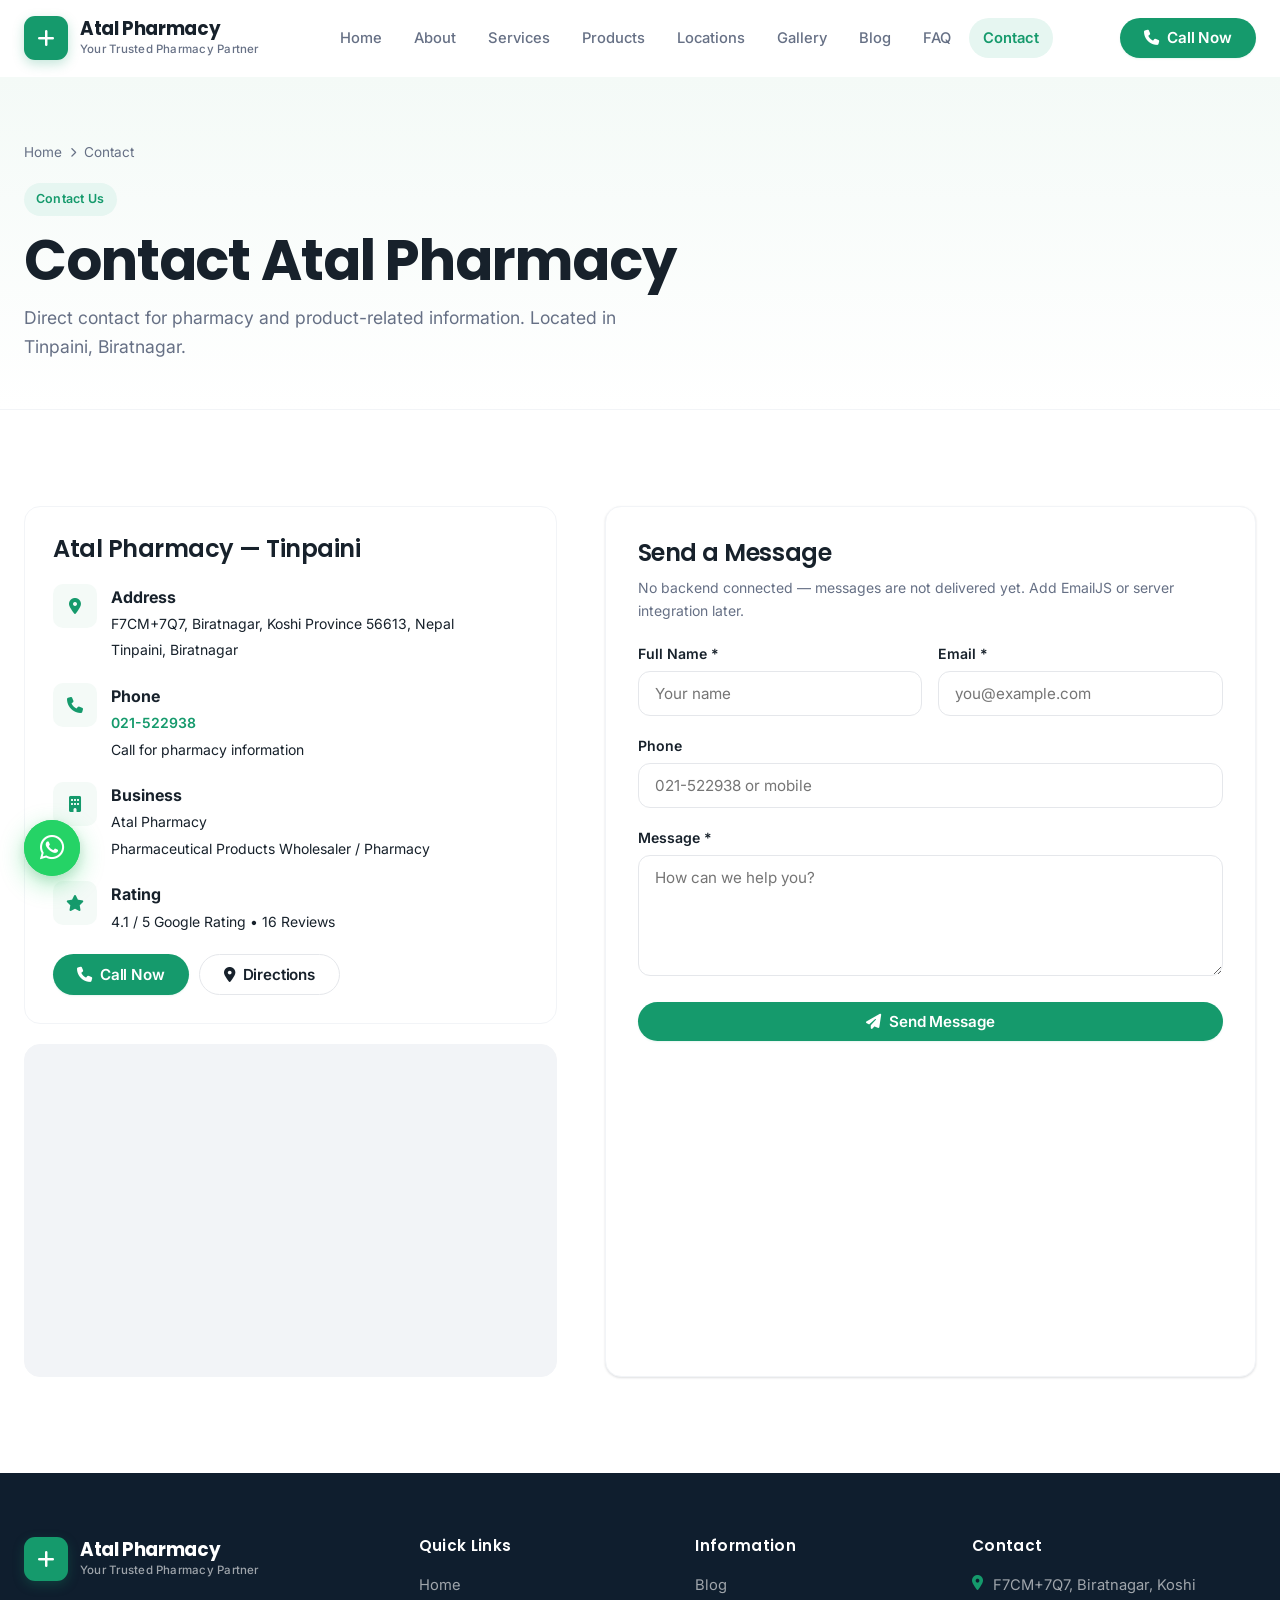
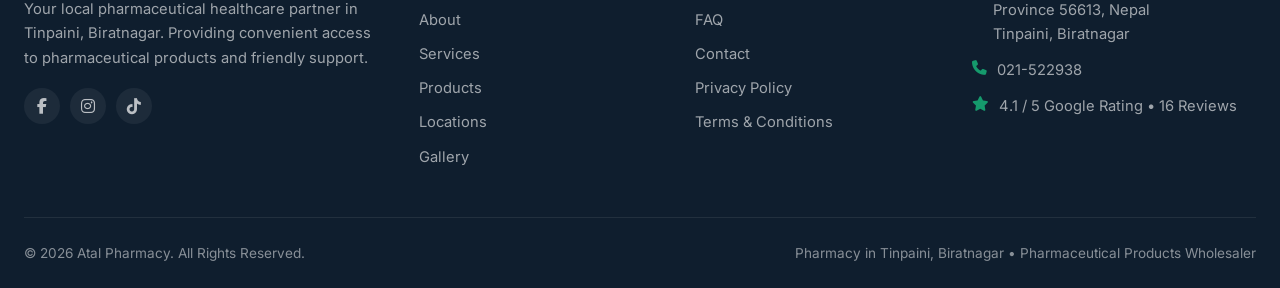
<file: contact.html>
<!DOCTYPE html>
<html lang="en">
<head>
    <meta charset="UTF-8">
    <meta name="viewport" content="width=device-width, initial-scale=1.0">
    <link rel="preconnect" href="https://fonts.googleapis.com">
    <link rel="preconnect" href="https://fonts.gstatic.com" crossorigin>
    <link href="https://fonts.googleapis.com/css2?family=Inter:wght@400;500;600&family=Poppins:wght@600;700&display=swap" rel="stylesheet">
    <link rel="stylesheet" href="https://cdnjs.cloudflare.com/ajax/libs/font-awesome/6.5.2/css/all.min.css">
    <link rel="stylesheet" href="css/style.css">
    <link rel="stylesheet" href="css/pages.css">
    <link rel="stylesheet" href="css/responsive.css">
    <link rel="icon" href="data:image/svg+xml,<svg xmlns=%22http://www.w3.org/2000/svg%22 viewBox=%220 0 100 100%22><rect width=%22100%22 height=%22100%22 rx=%2220%22 fill=%22%23159A6C%22/><text x=%2250%22 y=%2268%22 font-size=%2256%22 text-anchor=%22middle%22 fill=%22white%22 font-family=%22sans-serif%22>+</text></svg>">

    <title>Contact Atal Pharmacy | Tinpaini, Biratnagar - 021-522938</title>
    <meta name="description" content="Contact Atal Pharmacy in Tinpaini, Biratnagar at 021-522938. Address F7CM+7Q7, Koshi Province 56613, Nepal. Get directions and send a message.">
    <link rel="canonical" href="https://example.com/contact.html">
</head>
<body>
    <div id="page-loader"><div class="loader"></div></div>
    <header class="header">
        <div class="container">
            <div class="header-inner">
                <a href="index.html" class="logo" aria-label="Atal Pharmacy Home">
                    <div class="logo-icon"><i class="fa-solid fa-plus"></i></div>
                    <div class="logo-text">
                        <strong>Atal Pharmacy</strong>
                        <span>Your Trusted Pharmacy Partner</span>
                    </div>
                </a>
                <nav class="nav" aria-label="Primary">
                    <a href="index.html">Home</a>
                    <a href="about.html">About</a>
                    <a href="services.html">Services</a>
                    <a href="products.html">Products</a>
                    <a href="locations.html">Locations</a>
                    <a href="gallery.html">Gallery</a>
                    <a href="blog.html">Blog</a>
                    <a href="faq.html">FAQ</a>
                    <a href="contact.html">Contact</a>
                </nav>
                <div class="header-actions">
                    <a href="tel:021522938" class="btn btn-primary"><i class="fa-solid fa-phone"></i> Call Now</a>
                    <button class="hamburger" id="hamburger" aria-label="Open menu"><i class="fa-solid fa-bars"></i></button>
                </div>
            </div>
        </div>
    </header>
    <div class="mobile-menu" id="mobileMenu">
        <div class="mobile-menu-header">
            <a href="index.html" class="logo">
                <div class="logo-icon"><i class="fa-solid fa-plus"></i></div>
                <div class="logo-text"><strong>Atal Pharmacy</strong><span>Your Trusted Pharmacy Partner</span></div>
            </a>
            <button class="hamburger" id="mobileClose" aria-label="Close menu" style="display:flex"><i class="fa-solid fa-xmark"></i></button>
        </div>
        <nav class="mobile-nav">
            <a href="index.html">Home</a>
            <a href="about.html">About</a>
            <a href="services.html">Services</a>
            <a href="products.html">Products</a>
            <a href="locations.html">Locations</a>
            <a href="gallery.html">Gallery</a>
            <a href="blog.html">Blog</a>
            <a href="faq.html">FAQ</a>
            <a href="contact.html">Contact</a>
        </nav>
        <div class="mobile-menu-footer">
            <a href="tel:021522938" class="btn btn-primary" style="width:100%"><i class="fa-solid fa-phone"></i> Call Now 021-522938</a>
            <div style="margin-top:12px">
                <a href="https://www.google.com/maps/search/Atal+Pharmacy+Tinpaini+Biratnagar" target="_blank" rel="noopener" class="btn btn-outline" style="width:100%"><i class="fa-solid fa-location-dot"></i> Get Directions</a>
            </div>
        </div>
    </div>

    <section class="page-hero">
        <div class="container">
            <div class="breadcrumb"><a href="index.html">Home</a><i class="fa-solid fa-chevron-right"></i><span>Contact</span></div>
            <div class="badge badge-green">Contact Us</div>
            <h1>Contact Atal Pharmacy</h1>
            <p>Direct contact for pharmacy and product-related information. Located in Tinpaini, Biratnagar.</p>
        </div>
    </section>
    <section class="section">
        <div class="container">
            <div class="contact-grid">
                <div class="reveal">
                    <div class="contact-info-card">
                        <h3>Atal Pharmacy — Tinpaini</h3>
                        <div class="contact-detail"><div class="contact-detail-icon"><i class="fa-solid fa-location-dot"></i></div><div><strong>Address</strong><br><span class="small">F7CM+7Q7, Biratnagar, Koshi Province 56613, Nepal<br>Tinpaini, Biratnagar</span></div></div>
                        <div class="contact-detail"><div class="contact-detail-icon"><i class="fa-solid fa-phone"></i></div><div><strong>Phone</strong><br><a href="tel:021522938" class="small" style="font-weight:600; color:var(--primary)">021-522938</a><br><span class="small">Call for pharmacy information</span></div></div>
                        <div class="contact-detail"><div class="contact-detail-icon"><i class="fa-solid fa-building"></i></div><div><strong>Business</strong><br><span class="small">Atal Pharmacy<br>Pharmaceutical Products Wholesaler / Pharmacy</span></div></div>
                        <div class="contact-detail"><div class="contact-detail-icon"><i class="fa-solid fa-star"></i></div><div><strong>Rating</strong><br><span class="small">4.1 / 5 Google Rating • 16 Reviews</span></div></div>
                        <div style="display:flex; gap:10px; margin-top:8px"><a href="tel:021522938" class="btn btn-primary"><i class="fa-solid fa-phone"></i> Call Now</a><a href="https://www.google.com/maps/search/Atal+Pharmacy+Tinpaini+Biratnagar" target="_blank" rel="noopener" class="btn btn-outline"><i class="fa-solid fa-location-dot"></i> Directions</a></div>
                    </div>
                    <div class="map-embed" style="margin-top:20px"><iframe src="https://www.google.com/maps?q=Atal+Pharmacy+Tinpaini+Biratnagar&z=16&output=embed" loading="lazy" title="Atal Pharmacy Map"></iframe></div>
                </div>
                <div class="contact-form reveal reveal-delay-1">
                    <h3 style="margin-bottom:8px">Send a Message</h3>
                    <p class="small" style="margin-bottom:20px">No backend connected — messages are not delivered yet. Add EmailJS or server integration later.</p>
                    <form id="contactForm" novalidate>
                        <div class="form-row"><div class="form-group"><label for="fullName">Full Name *</label><input class="form-control" id="fullName" type="text" placeholder="Your name" required><div class="error-msg"></div></div><div class="form-group"><label for="email">Email *</label><input class="form-control" id="email" type="email" placeholder="you@example.com" required><div class="error-msg"></div></div></div>
                        <div class="form-group"><label for="phone">Phone</label><input class="form-control" id="phone" type="tel" placeholder="021-522938 or mobile"><div class="error-msg"></div></div>
                        <div class="form-group"><label for="message">Message *</label><textarea class="form-control" id="message" rows="5" placeholder="How can we help you?" required></textarea><div class="error-msg"></div></div>
                        <button type="submit" class="btn btn-primary" style="width:100%"><i class="fa-solid fa-paper-plane"></i> Send Message</button>
                        <div id="formSuccess" style="display:none; margin-top:16px; background:var(--light-bg); border:1px solid #A6F4C5; border-radius:10px; padding:14px 16px; color:#027A48; font-size:0.9rem"><i class="fa-solid fa-circle-check"></i> Thank you! Form validated. Connect EmailJS / backend to actually deliver messages.<br><small style="color:var(--muted)">Integration point: in js/contact.js — emailjs.send('service_id','template_id',...)</small></div>
                    </form>
                    <!-- Integration note:
                        // To enable real delivery:
                        // 1. Create EmailJS account, add service and template
                        // 2. Include <script src="https://cdn.jsdelivr.net/npm/@emailjs/browser@3/dist/email.min.js"></script>
                        // 3. Initialize emailjs.init('public_key')
                        // 4. In contact.js submit handler, call emailjs.send(...)
                    -->
                </div>
            </div>
        </div>
    </section>
    <footer class="footer">
        <div class="container">
            <div class="footer-grid">
                <div class="footer-brand">
                    <a href="index.html" class="logo" style="margin-bottom:0">
                        <div class="logo-icon"><i class="fa-solid fa-plus"></i></div>
                        <div class="logo-text"><strong>Atal Pharmacy</strong><span>Your Trusted Pharmacy Partner</span></div>
                    </a>
                    <p>Your local pharmaceutical healthcare partner in Tinpaini, Biratnagar. Providing convenient access to pharmaceutical products and friendly support.</p>
                    <div class="footer-social" style="margin-top:18px">
                        <a href="#" aria-label="Facebook"><i class="fa-brands fa-facebook-f"></i></a>
                        <a href="#" aria-label="Instagram"><i class="fa-brands fa-instagram"></i></a>
                        <a href="#" aria-label="TikTok"><i class="fa-brands fa-tiktok"></i></a>
                    </div>
                </div>
                <div>
                    <h4>Quick Links</h4>
                    <div class="footer-links">
                        <a href="index.html">Home</a>
                        <a href="about.html">About</a>
                        <a href="services.html">Services</a>
                        <a href="products.html">Products</a>
                        <a href="locations.html">Locations</a>
                        <a href="gallery.html">Gallery</a>
                    </div>
                </div>
                <div>
                    <h4>Information</h4>
                    <div class="footer-links">
                        <a href="blog.html">Blog</a>
                        <a href="faq.html">FAQ</a>
                        <a href="contact.html">Contact</a>
                        <a href="privacy-policy.html">Privacy Policy</a>
                        <a href="terms.html">Terms & Conditions</a>
                    </div>
                </div>
                <div>
                    <h4>Contact</h4>
                    <div class="footer-contact">
                        <div class="footer-contact-item"><i class="fa-solid fa-location-dot"></i><span>F7CM+7Q7, Biratnagar, Koshi Province 56613, Nepal<br>Tinpaini, Biratnagar</span></div>
                        <div class="footer-contact-item"><i class="fa-solid fa-phone"></i><span><a href="tel:021522938" style="color:inherit">021-522938</a></span></div>
                        <div class="footer-contact-item"><i class="fa-solid fa-star"></i><span>4.1 / 5 Google Rating • 16 Reviews</span></div>
                    </div>
                </div>
            </div>
            <div class="footer-bottom">
                <span>© <span data-year>2026</span> Atal Pharmacy. All Rights Reserved.</span>
                <span>Pharmacy in Tinpaini, Biratnagar • Pharmaceutical Products Wholesaler</span>
            </div>
        </div>
    </footer>
    <div class="fab-wrap">
        <a href="tel:021522938" class="fab fab-call"><i class="fa-solid fa-phone"></i> Call</a>
        <a href="https://www.google.com/maps/search/Atal+Pharmacy+Tinpaini+Biratnagar" target="_blank" rel="noopener" class="fab fab-dir"><i class="fa-solid fa-location-dot"></i> Directions</a>
    </div>
        <a href="https://wa.me/977021522938?text=Hello%20Atal%20Pharmacy%2C%20I%20need%20information%20about%20your%20pharmacy" class="whatsapp-float" target="_blank" rel="noopener" aria-label="Chat on WhatsApp - Atal Pharmacy">
        <i class="fa-brands fa-whatsapp"></i>
    </a>

    <button id="backToTop" aria-label="Back to top"><i class="fa-solid fa-arrow-up"></i></button>
    <script src="js/main.js"></script>

    <script src="js/contact.js"></script>
</body>
</html>
</file>
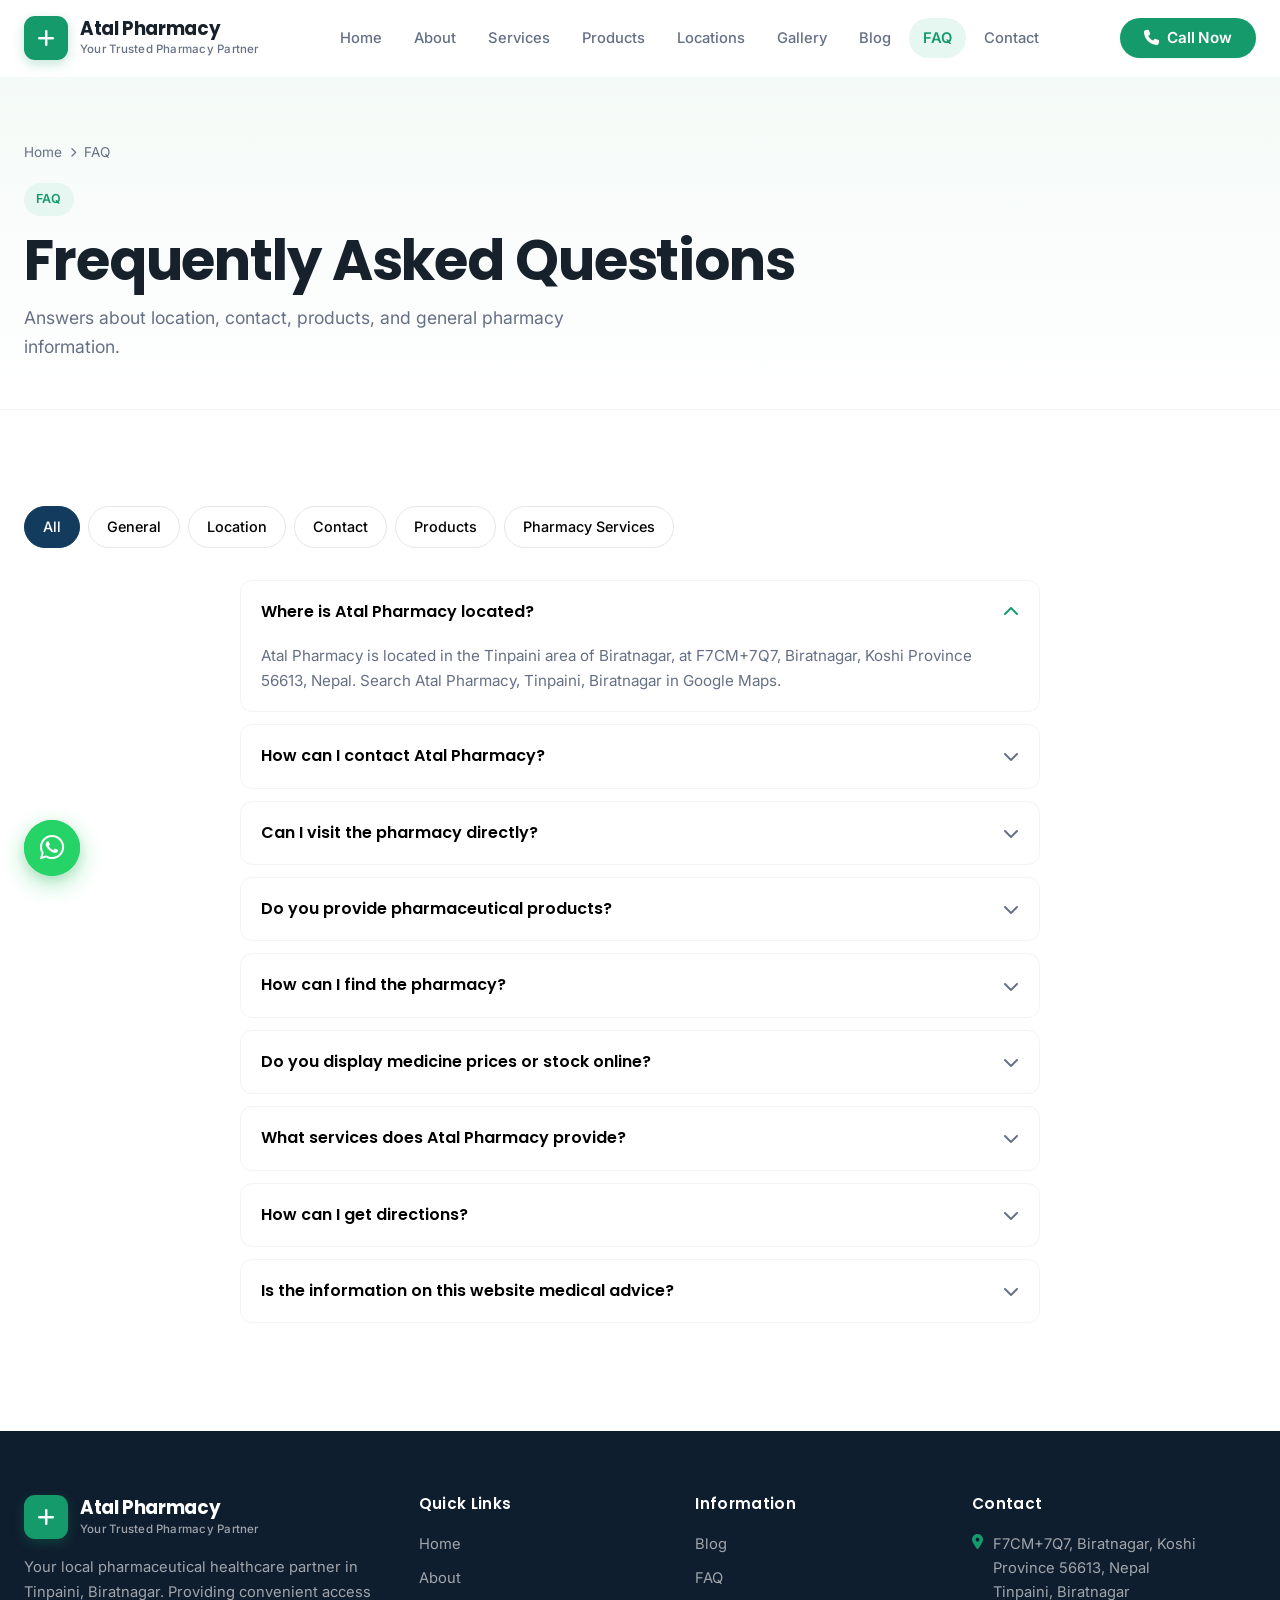
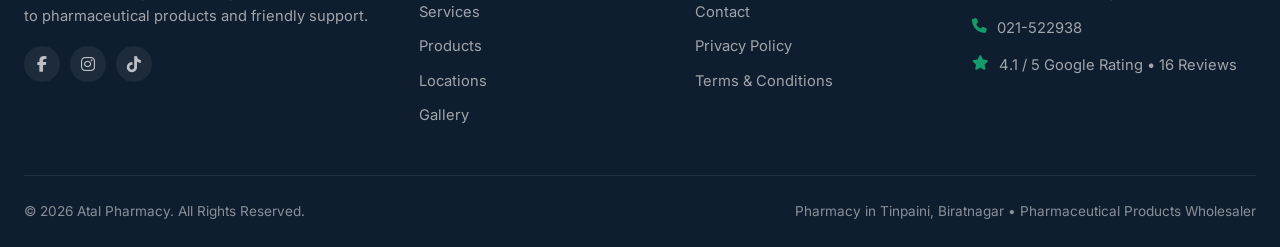
<file: faq.html>
<!DOCTYPE html>
<html lang="en">
<head>
    <meta charset="UTF-8">
    <meta name="viewport" content="width=device-width, initial-scale=1.0">
    <link rel="preconnect" href="https://fonts.googleapis.com">
    <link rel="preconnect" href="https://fonts.gstatic.com" crossorigin>
    <link href="https://fonts.googleapis.com/css2?family=Inter:wght@400;500;600&family=Poppins:wght@600;700&display=swap" rel="stylesheet">
    <link rel="stylesheet" href="https://cdnjs.cloudflare.com/ajax/libs/font-awesome/6.5.2/css/all.min.css">
    <link rel="stylesheet" href="css/style.css">
    <link rel="stylesheet" href="css/pages.css">
    <link rel="stylesheet" href="css/responsive.css">
    <link rel="icon" href="data:image/svg+xml,<svg xmlns=%22http://www.w3.org/2000/svg%22 viewBox=%220 0 100 100%22><rect width=%22100%22 height=%22100%22 rx=%2220%22 fill=%22%23159A6C%22/><text x=%2250%22 y=%2268%22 font-size=%2256%22 text-anchor=%22middle%22 fill=%22white%22 font-family=%22sans-serif%22>+</text></svg>">

    <title>FAQ | Atal Pharmacy, Biratnagar</title>
    <meta name="description" content="Frequently asked questions about Atal Pharmacy in Tinpaini, Biratnagar — location, contact, products and pharmacy services.">
    <link rel="canonical" href="https://example.com/faq.html">
</head>
<body>
    <div id="page-loader"><div class="loader"></div></div>
    <header class="header">
        <div class="container">
            <div class="header-inner">
                <a href="index.html" class="logo" aria-label="Atal Pharmacy Home">
                    <div class="logo-icon"><i class="fa-solid fa-plus"></i></div>
                    <div class="logo-text">
                        <strong>Atal Pharmacy</strong>
                        <span>Your Trusted Pharmacy Partner</span>
                    </div>
                </a>
                <nav class="nav" aria-label="Primary">
                    <a href="index.html">Home</a>
                    <a href="about.html">About</a>
                    <a href="services.html">Services</a>
                    <a href="products.html">Products</a>
                    <a href="locations.html">Locations</a>
                    <a href="gallery.html">Gallery</a>
                    <a href="blog.html">Blog</a>
                    <a href="faq.html">FAQ</a>
                    <a href="contact.html">Contact</a>
                </nav>
                <div class="header-actions">
                    <a href="tel:021522938" class="btn btn-primary"><i class="fa-solid fa-phone"></i> Call Now</a>
                    <button class="hamburger" id="hamburger" aria-label="Open menu"><i class="fa-solid fa-bars"></i></button>
                </div>
            </div>
        </div>
    </header>
    <div class="mobile-menu" id="mobileMenu">
        <div class="mobile-menu-header">
            <a href="index.html" class="logo">
                <div class="logo-icon"><i class="fa-solid fa-plus"></i></div>
                <div class="logo-text"><strong>Atal Pharmacy</strong><span>Your Trusted Pharmacy Partner</span></div>
            </a>
            <button class="hamburger" id="mobileClose" aria-label="Close menu" style="display:flex"><i class="fa-solid fa-xmark"></i></button>
        </div>
        <nav class="mobile-nav">
            <a href="index.html">Home</a>
            <a href="about.html">About</a>
            <a href="services.html">Services</a>
            <a href="products.html">Products</a>
            <a href="locations.html">Locations</a>
            <a href="gallery.html">Gallery</a>
            <a href="blog.html">Blog</a>
            <a href="faq.html">FAQ</a>
            <a href="contact.html">Contact</a>
        </nav>
        <div class="mobile-menu-footer">
            <a href="tel:021522938" class="btn btn-primary" style="width:100%"><i class="fa-solid fa-phone"></i> Call Now 021-522938</a>
            <div style="margin-top:12px">
                <a href="https://www.google.com/maps/search/Atal+Pharmacy+Tinpaini+Biratnagar" target="_blank" rel="noopener" class="btn btn-outline" style="width:100%"><i class="fa-solid fa-location-dot"></i> Get Directions</a>
            </div>
        </div>
    </div>

    <section class="page-hero">
        <div class="container">
            <div class="breadcrumb"><a href="index.html">Home</a><i class="fa-solid fa-chevron-right"></i><span>FAQ</span></div>
            <div class="badge badge-green">FAQ</div>
            <h1>Frequently Asked Questions</h1>
            <p>Answers about location, contact, products, and general pharmacy information.</p>
        </div>
    </section>
    <section class="section">
        <div class="container">
            <div class="faq-categories"><button class="filter-btn active" data-faq-category="all">All</button><button class="filter-btn" data-faq-category="general">General</button><button class="filter-btn" data-faq-category="location">Location</button><button class="filter-btn" data-faq-category="contact">Contact</button><button class="filter-btn" data-faq-category="products">Products</button><button class="filter-btn" data-faq-category="services">Pharmacy Services</button></div>
            <div class="faq-list">
                <div class="faq-item open reveal" data-category="general"><button class="faq-q">Where is Atal Pharmacy located? <i class="fa-solid fa-chevron-down"></i></button><div class="faq-a"><p>Atal Pharmacy is located in the Tinpaini area of Biratnagar, at F7CM+7Q7, Biratnagar, Koshi Province 56613, Nepal. Search Atal Pharmacy, Tinpaini, Biratnagar in Google Maps.</p></div></div>
                <div class="faq-item reveal" data-category="contact"><button class="faq-q">How can I contact Atal Pharmacy? <i class="fa-solid fa-chevron-down"></i></button><div class="faq-a"><p>You can contact the pharmacy directly at 021-522938 for pharmacy and product-related information.</p></div></div>
                <div class="faq-item reveal" data-category="general"><button class="faq-q">Can I visit the pharmacy directly? <i class="fa-solid fa-chevron-down"></i></button><div class="faq-a"><p>Yes, customers can visit the pharmacy at its listed Tinpaini location during business hours. Contact the pharmacy for current timings.</p></div></div>
                <div class="faq-item reveal" data-category="products"><button class="faq-q">Do you provide pharmaceutical products? <i class="fa-solid fa-chevron-down"></i></button><div class="faq-a"><p>Atal Pharmacy is listed as a pharmaceutical products wholesaler / pharmacy. Product availability may vary — please contact the pharmacy for current information.</p></div></div>
                <div class="faq-item reveal" data-category="location"><button class="faq-q">How can I find the pharmacy? <i class="fa-solid fa-chevron-down"></i></button><div class="faq-a"><p>Use the Get Directions option to open Google Maps for Atal Pharmacy, Tinpaini, Biratnagar, or use address F7CM+7Q7.</p></div></div>
                <div class="faq-item reveal" data-category="products"><button class="faq-q">Do you display medicine prices or stock online? <i class="fa-solid fa-chevron-down"></i></button><div class="faq-a"><p>No. We do not display medicine prices, stock quantities, brands, or availability online. Please contact the pharmacy directly at 021-522938 for current information.</p></div></div>
                <div class="faq-item reveal" data-category="services"><button class="faq-q">What services does Atal Pharmacy provide? <i class="fa-solid fa-chevron-down"></i></button><div class="faq-a"><p>Services include access to pharmaceutical products, prescription support, pharmacy assistance, healthcare product support, and customer-focused service. We do not claim 24/7, emergency, doctor consultation, home delivery, or lab services unless confirmed.</p></div></div>
                <div class="faq-item reveal" data-category="contact"><button class="faq-q">How can I get directions? <i class="fa-solid fa-chevron-down"></i></button><div class="faq-a"><p>Click Get Directions on any page, or search Atal Pharmacy Tinpaini Biratnagar in Google Maps. You can also open https://www.google.com/maps/search/Atal+Pharmacy+Tinpaini+Biratnagar</p></div></div>
                <div class="faq-item reveal" data-category="general"><button class="faq-q">Is the information on this website medical advice? <i class="fa-solid fa-chevron-down"></i></button><div class="faq-a"><p>No. All blog and general content is for informational purposes only and is not a substitute for professional medical advice, diagnosis, or treatment. Always consult a qualified healthcare professional.</p></div></div>
            </div>
        </div>
    </section>
    <footer class="footer">
        <div class="container">
            <div class="footer-grid">
                <div class="footer-brand">
                    <a href="index.html" class="logo" style="margin-bottom:0">
                        <div class="logo-icon"><i class="fa-solid fa-plus"></i></div>
                        <div class="logo-text"><strong>Atal Pharmacy</strong><span>Your Trusted Pharmacy Partner</span></div>
                    </a>
                    <p>Your local pharmaceutical healthcare partner in Tinpaini, Biratnagar. Providing convenient access to pharmaceutical products and friendly support.</p>
                    <div class="footer-social" style="margin-top:18px">
                        <a href="#" aria-label="Facebook"><i class="fa-brands fa-facebook-f"></i></a>
                        <a href="#" aria-label="Instagram"><i class="fa-brands fa-instagram"></i></a>
                        <a href="#" aria-label="TikTok"><i class="fa-brands fa-tiktok"></i></a>
                    </div>
                </div>
                <div>
                    <h4>Quick Links</h4>
                    <div class="footer-links">
                        <a href="index.html">Home</a>
                        <a href="about.html">About</a>
                        <a href="services.html">Services</a>
                        <a href="products.html">Products</a>
                        <a href="locations.html">Locations</a>
                        <a href="gallery.html">Gallery</a>
                    </div>
                </div>
                <div>
                    <h4>Information</h4>
                    <div class="footer-links">
                        <a href="blog.html">Blog</a>
                        <a href="faq.html">FAQ</a>
                        <a href="contact.html">Contact</a>
                        <a href="privacy-policy.html">Privacy Policy</a>
                        <a href="terms.html">Terms & Conditions</a>
                    </div>
                </div>
                <div>
                    <h4>Contact</h4>
                    <div class="footer-contact">
                        <div class="footer-contact-item"><i class="fa-solid fa-location-dot"></i><span>F7CM+7Q7, Biratnagar, Koshi Province 56613, Nepal<br>Tinpaini, Biratnagar</span></div>
                        <div class="footer-contact-item"><i class="fa-solid fa-phone"></i><span><a href="tel:021522938" style="color:inherit">021-522938</a></span></div>
                        <div class="footer-contact-item"><i class="fa-solid fa-star"></i><span>4.1 / 5 Google Rating • 16 Reviews</span></div>
                    </div>
                </div>
            </div>
            <div class="footer-bottom">
                <span>© <span data-year>2026</span> Atal Pharmacy. All Rights Reserved.</span>
                <span>Pharmacy in Tinpaini, Biratnagar • Pharmaceutical Products Wholesaler</span>
            </div>
        </div>
    </footer>
    <div class="fab-wrap">
        <a href="tel:021522938" class="fab fab-call"><i class="fa-solid fa-phone"></i> Call</a>
        <a href="https://www.google.com/maps/search/Atal+Pharmacy+Tinpaini+Biratnagar" target="_blank" rel="noopener" class="fab fab-dir"><i class="fa-solid fa-location-dot"></i> Directions</a>
    </div>
        <a href="https://wa.me/977021522938?text=Hello%20Atal%20Pharmacy%2C%20I%20need%20information%20about%20your%20pharmacy" class="whatsapp-float" target="_blank" rel="noopener" aria-label="Chat on WhatsApp - Atal Pharmacy">
        <i class="fa-brands fa-whatsapp"></i>
    </a>

    <button id="backToTop" aria-label="Back to top"><i class="fa-solid fa-arrow-up"></i></button>
    <script src="js/main.js"></script>

    <script src="js/faq.js"></script>
</body>
</html>
</file>
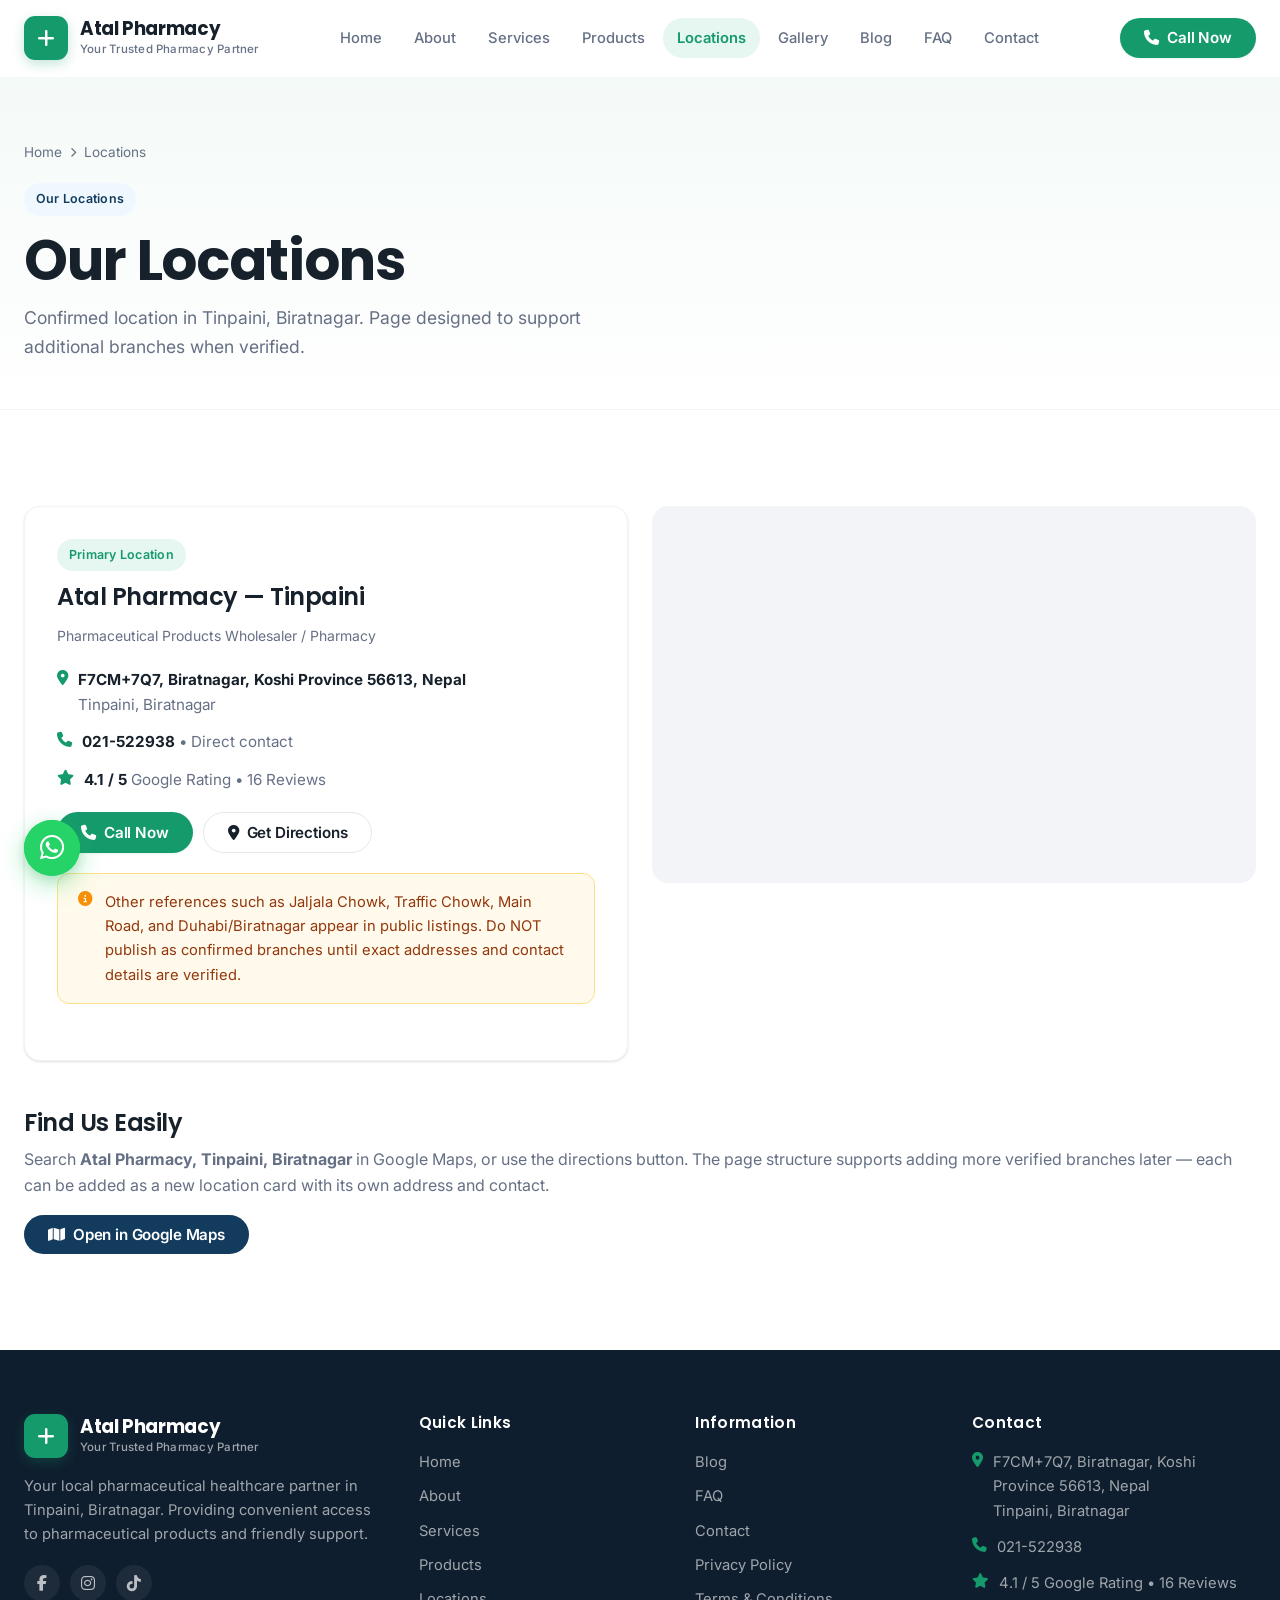
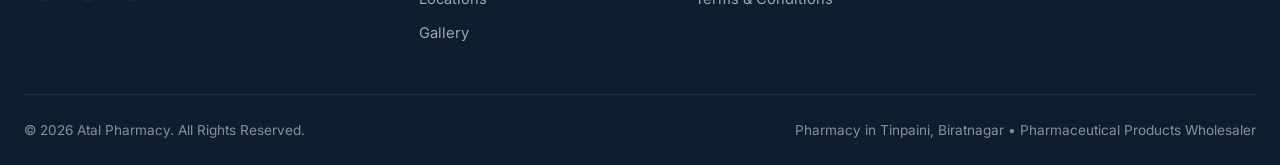
<file: locations.html>
<!DOCTYPE html>
<html lang="en">
<head>
    <meta charset="UTF-8">
    <meta name="viewport" content="width=device-width, initial-scale=1.0">
    <link rel="preconnect" href="https://fonts.googleapis.com">
    <link rel="preconnect" href="https://fonts.gstatic.com" crossorigin>
    <link href="https://fonts.googleapis.com/css2?family=Inter:wght@400;500;600&family=Poppins:wght@600;700&display=swap" rel="stylesheet">
    <link rel="stylesheet" href="https://cdnjs.cloudflare.com/ajax/libs/font-awesome/6.5.2/css/all.min.css">
    <link rel="stylesheet" href="css/style.css">
    <link rel="stylesheet" href="css/pages.css">
    <link rel="stylesheet" href="css/responsive.css">
    <link rel="icon" href="data:image/svg+xml,<svg xmlns=%22http://www.w3.org/2000/svg%22 viewBox=%220 0 100 100%22><rect width=%22100%22 height=%22100%22 rx=%2220%22 fill=%22%23159A6C%22/><text x=%2250%22 y=%2268%22 font-size=%2256%22 text-anchor=%22middle%22 fill=%22white%22 font-family=%22sans-serif%22>+</text></svg>">

    <title>Locations | Atal Pharmacy Tinpaini, Biratnagar</title>
    <meta name="description" content="Atal Pharmacy location in Tinpaini, Biratnagar, Koshi Province — F7CM+7Q7. Call 021-522938. Get directions on Google Maps.">
    <link rel="canonical" href="https://example.com/locations.html">
</head>
<body>
    <div id="page-loader"><div class="loader"></div></div>
    <header class="header">
        <div class="container">
            <div class="header-inner">
                <a href="index.html" class="logo" aria-label="Atal Pharmacy Home">
                    <div class="logo-icon"><i class="fa-solid fa-plus"></i></div>
                    <div class="logo-text">
                        <strong>Atal Pharmacy</strong>
                        <span>Your Trusted Pharmacy Partner</span>
                    </div>
                </a>
                <nav class="nav" aria-label="Primary">
                    <a href="index.html">Home</a>
                    <a href="about.html">About</a>
                    <a href="services.html">Services</a>
                    <a href="products.html">Products</a>
                    <a href="locations.html">Locations</a>
                    <a href="gallery.html">Gallery</a>
                    <a href="blog.html">Blog</a>
                    <a href="faq.html">FAQ</a>
                    <a href="contact.html">Contact</a>
                </nav>
                <div class="header-actions">
                    <a href="tel:021522938" class="btn btn-primary"><i class="fa-solid fa-phone"></i> Call Now</a>
                    <button class="hamburger" id="hamburger" aria-label="Open menu"><i class="fa-solid fa-bars"></i></button>
                </div>
            </div>
        </div>
    </header>
    <div class="mobile-menu" id="mobileMenu">
        <div class="mobile-menu-header">
            <a href="index.html" class="logo">
                <div class="logo-icon"><i class="fa-solid fa-plus"></i></div>
                <div class="logo-text"><strong>Atal Pharmacy</strong><span>Your Trusted Pharmacy Partner</span></div>
            </a>
            <button class="hamburger" id="mobileClose" aria-label="Close menu" style="display:flex"><i class="fa-solid fa-xmark"></i></button>
        </div>
        <nav class="mobile-nav">
            <a href="index.html">Home</a>
            <a href="about.html">About</a>
            <a href="services.html">Services</a>
            <a href="products.html">Products</a>
            <a href="locations.html">Locations</a>
            <a href="gallery.html">Gallery</a>
            <a href="blog.html">Blog</a>
            <a href="faq.html">FAQ</a>
            <a href="contact.html">Contact</a>
        </nav>
        <div class="mobile-menu-footer">
            <a href="tel:021522938" class="btn btn-primary" style="width:100%"><i class="fa-solid fa-phone"></i> Call Now 021-522938</a>
            <div style="margin-top:12px">
                <a href="https://www.google.com/maps/search/Atal+Pharmacy+Tinpaini+Biratnagar" target="_blank" rel="noopener" class="btn btn-outline" style="width:100%"><i class="fa-solid fa-location-dot"></i> Get Directions</a>
            </div>
        </div>
    </div>

    <section class="page-hero">
        <div class="container">
            <div class="breadcrumb"><a href="index.html">Home</a><i class="fa-solid fa-chevron-right"></i><span>Locations</span></div>
            <div class="badge badge-blue">Our Locations</div>
            <h1>Our Locations</h1>
            <p>Confirmed location in Tinpaini, Biratnagar. Page designed to support additional branches when verified.</p>
        </div>
    </section>
    <section class="section">
        <div class="container">
            <div class="location-grid">
                <div class="location-card reveal">
                    <div class="badge badge-green" style="margin-bottom:12px">Primary Location</div>
                    <h3>Atal Pharmacy — Tinpaini</h3>
                    <p class="small">Pharmaceutical Products Wholesaler / Pharmacy</p>
                    <div class="location-meta">
                        <div class="location-meta-item"><i class="fa-solid fa-location-dot"></i><span><strong>F7CM+7Q7, Biratnagar, Koshi Province 56613, Nepal</strong><br>Tinpaini, Biratnagar</span></div>
                        <div class="location-meta-item"><i class="fa-solid fa-phone"></i><span><strong>021-522938</strong> • Direct contact</span></div>
                        <div class="location-meta-item"><i class="fa-solid fa-star"></i><span><strong>4.1 / 5</strong> Google Rating • 16 Reviews</span></div>
                    </div>
                    <div style="display:flex; gap:10px; flex-wrap:wrap; margin-top:8px">
                        <a href="tel:021522938" class="btn btn-primary"><i class="fa-solid fa-phone"></i> Call Now</a>
                        <a href="https://www.google.com/maps/search/Atal+Pharmacy+Tinpaini+Biratnagar" target="_blank" rel="noopener" class="btn btn-outline"><i class="fa-solid fa-location-dot"></i> Get Directions</a>
                    </div>
                    <div class="notice" style="margin-top:20px"><i class="fa-solid fa-circle-info"></i><span>Other references such as Jaljala Chowk, Traffic Chowk, Main Road, and Duhabi/Biratnagar appear in public listings. Do NOT publish as confirmed branches until exact addresses and contact details are verified.</span></div>
                </div>
                <div class="map-embed reveal reveal-delay-1">
                    <iframe src="https://www.google.com/maps?q=Atal+Pharmacy+Tinpaini+Biratnagar&z=16&output=embed" loading="lazy" referrerpolicy="no-referrer-when-downgrade" title="Atal Pharmacy Map"></iframe>
                </div>
            </div>
            <div style="margin-top:48px" class="reveal">
                <h3>Find Us Easily</h3>
                <p style="margin-top:8px">Search <strong>Atal Pharmacy, Tinpaini, Biratnagar</strong> in Google Maps, or use the directions button. The page structure supports adding more verified branches later — each can be added as a new location card with its own address and contact.</p>
                <div style="margin-top:16px"><a href="https://www.google.com/maps/search/Atal+Pharmacy+Tinpaini+Biratnagar" target="_blank" rel="noopener" class="btn btn-secondary"><i class="fa-solid fa-map"></i> Open in Google Maps</a></div>
            </div>
        </div>
    </section>
    <footer class="footer">
        <div class="container">
            <div class="footer-grid">
                <div class="footer-brand">
                    <a href="index.html" class="logo" style="margin-bottom:0">
                        <div class="logo-icon"><i class="fa-solid fa-plus"></i></div>
                        <div class="logo-text"><strong>Atal Pharmacy</strong><span>Your Trusted Pharmacy Partner</span></div>
                    </a>
                    <p>Your local pharmaceutical healthcare partner in Tinpaini, Biratnagar. Providing convenient access to pharmaceutical products and friendly support.</p>
                    <div class="footer-social" style="margin-top:18px">
                        <a href="#" aria-label="Facebook"><i class="fa-brands fa-facebook-f"></i></a>
                        <a href="#" aria-label="Instagram"><i class="fa-brands fa-instagram"></i></a>
                        <a href="#" aria-label="TikTok"><i class="fa-brands fa-tiktok"></i></a>
                    </div>
                </div>
                <div>
                    <h4>Quick Links</h4>
                    <div class="footer-links">
                        <a href="index.html">Home</a>
                        <a href="about.html">About</a>
                        <a href="services.html">Services</a>
                        <a href="products.html">Products</a>
                        <a href="locations.html">Locations</a>
                        <a href="gallery.html">Gallery</a>
                    </div>
                </div>
                <div>
                    <h4>Information</h4>
                    <div class="footer-links">
                        <a href="blog.html">Blog</a>
                        <a href="faq.html">FAQ</a>
                        <a href="contact.html">Contact</a>
                        <a href="privacy-policy.html">Privacy Policy</a>
                        <a href="terms.html">Terms & Conditions</a>
                    </div>
                </div>
                <div>
                    <h4>Contact</h4>
                    <div class="footer-contact">
                        <div class="footer-contact-item"><i class="fa-solid fa-location-dot"></i><span>F7CM+7Q7, Biratnagar, Koshi Province 56613, Nepal<br>Tinpaini, Biratnagar</span></div>
                        <div class="footer-contact-item"><i class="fa-solid fa-phone"></i><span><a href="tel:021522938" style="color:inherit">021-522938</a></span></div>
                        <div class="footer-contact-item"><i class="fa-solid fa-star"></i><span>4.1 / 5 Google Rating • 16 Reviews</span></div>
                    </div>
                </div>
            </div>
            <div class="footer-bottom">
                <span>© <span data-year>2026</span> Atal Pharmacy. All Rights Reserved.</span>
                <span>Pharmacy in Tinpaini, Biratnagar • Pharmaceutical Products Wholesaler</span>
            </div>
        </div>
    </footer>
    <div class="fab-wrap">
        <a href="tel:021522938" class="fab fab-call"><i class="fa-solid fa-phone"></i> Call</a>
        <a href="https://www.google.com/maps/search/Atal+Pharmacy+Tinpaini+Biratnagar" target="_blank" rel="noopener" class="fab fab-dir"><i class="fa-solid fa-location-dot"></i> Directions</a>
    </div>
        <a href="https://wa.me/977021522938?text=Hello%20Atal%20Pharmacy%2C%20I%20need%20information%20about%20your%20pharmacy" class="whatsapp-float" target="_blank" rel="noopener" aria-label="Chat on WhatsApp - Atal Pharmacy">
        <i class="fa-brands fa-whatsapp"></i>
    </a>

    <button id="backToTop" aria-label="Back to top"><i class="fa-solid fa-arrow-up"></i></button>
    <script src="js/main.js"></script>

</body>
</html>
</file>
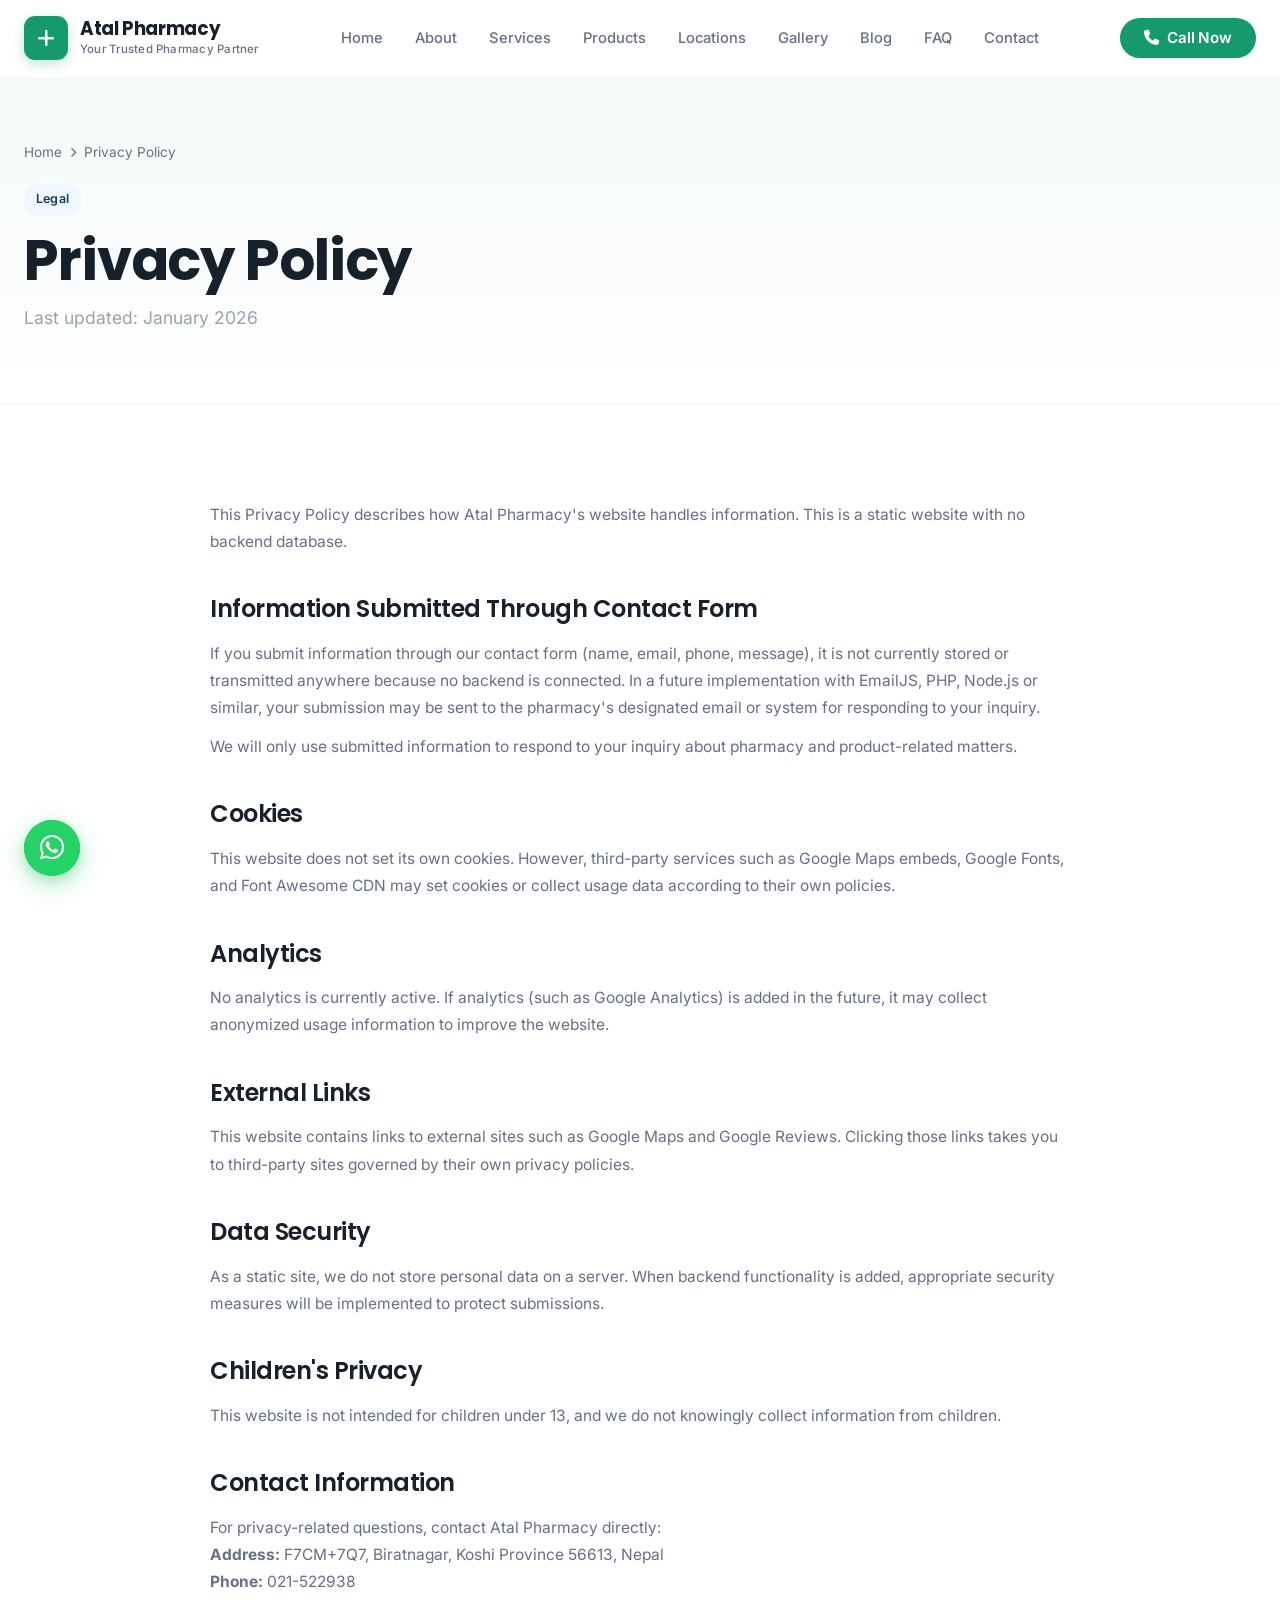
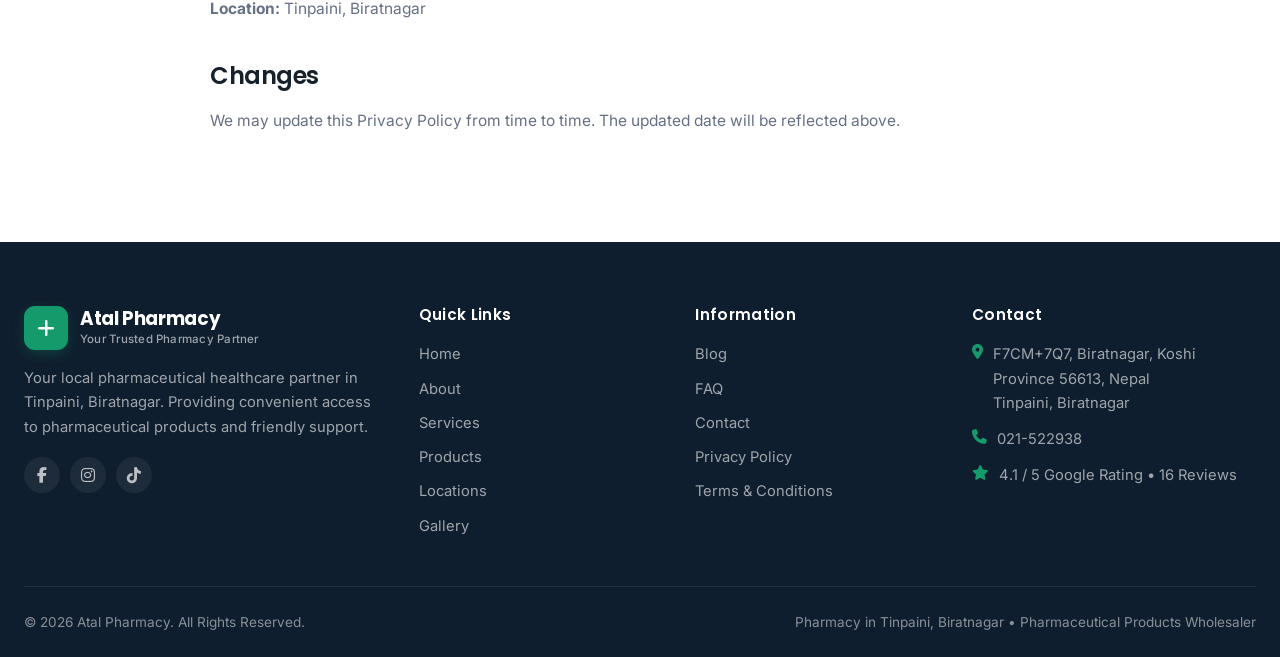
<file: privacy-policy.html>
<!DOCTYPE html>
<html lang="en">
<head>
    <meta charset="UTF-8">
    <meta name="viewport" content="width=device-width, initial-scale=1.0">
    <link rel="preconnect" href="https://fonts.googleapis.com">
    <link rel="preconnect" href="https://fonts.gstatic.com" crossorigin>
    <link href="https://fonts.googleapis.com/css2?family=Inter:wght@400;500;600&family=Poppins:wght@600;700&display=swap" rel="stylesheet">
    <link rel="stylesheet" href="https://cdnjs.cloudflare.com/ajax/libs/font-awesome/6.5.2/css/all.min.css">
    <link rel="stylesheet" href="css/style.css">
    <link rel="stylesheet" href="css/pages.css">
    <link rel="stylesheet" href="css/responsive.css">
    <link rel="icon" href="data:image/svg+xml,<svg xmlns=%22http://www.w3.org/2000/svg%22 viewBox=%220 0 100 100%22><rect width=%22100%22 height=%22100%22 rx=%2220%22 fill=%22%23159A6C%22/><text x=%2250%22 y=%2268%22 font-size=%2256%22 text-anchor=%22middle%22 fill=%22white%22 font-family=%22sans-serif%22>+</text></svg>">

    <title>Privacy Policy | Atal Pharmacy</title>
    <meta name="description" content="Privacy Policy for Atal Pharmacy website — information about contact form data, cookies, analytics, external links and data security.">
    <link rel="canonical" href="https://example.com/privacy-policy.html">
</head>
<body>
    <div id="page-loader"><div class="loader"></div></div>
    <header class="header">
        <div class="container">
            <div class="header-inner">
                <a href="index.html" class="logo" aria-label="Atal Pharmacy Home">
                    <div class="logo-icon"><i class="fa-solid fa-plus"></i></div>
                    <div class="logo-text">
                        <strong>Atal Pharmacy</strong>
                        <span>Your Trusted Pharmacy Partner</span>
                    </div>
                </a>
                <nav class="nav" aria-label="Primary">
                    <a href="index.html">Home</a>
                    <a href="about.html">About</a>
                    <a href="services.html">Services</a>
                    <a href="products.html">Products</a>
                    <a href="locations.html">Locations</a>
                    <a href="gallery.html">Gallery</a>
                    <a href="blog.html">Blog</a>
                    <a href="faq.html">FAQ</a>
                    <a href="contact.html">Contact</a>
                </nav>
                <div class="header-actions">
                    <a href="tel:021522938" class="btn btn-primary"><i class="fa-solid fa-phone"></i> Call Now</a>
                    <button class="hamburger" id="hamburger" aria-label="Open menu"><i class="fa-solid fa-bars"></i></button>
                </div>
            </div>
        </div>
    </header>
    <div class="mobile-menu" id="mobileMenu">
        <div class="mobile-menu-header">
            <a href="index.html" class="logo">
                <div class="logo-icon"><i class="fa-solid fa-plus"></i></div>
                <div class="logo-text"><strong>Atal Pharmacy</strong><span>Your Trusted Pharmacy Partner</span></div>
            </a>
            <button class="hamburger" id="mobileClose" aria-label="Close menu" style="display:flex"><i class="fa-solid fa-xmark"></i></button>
        </div>
        <nav class="mobile-nav">
            <a href="index.html">Home</a>
            <a href="about.html">About</a>
            <a href="services.html">Services</a>
            <a href="products.html">Products</a>
            <a href="locations.html">Locations</a>
            <a href="gallery.html">Gallery</a>
            <a href="blog.html">Blog</a>
            <a href="faq.html">FAQ</a>
            <a href="contact.html">Contact</a>
        </nav>
        <div class="mobile-menu-footer">
            <a href="tel:021522938" class="btn btn-primary" style="width:100%"><i class="fa-solid fa-phone"></i> Call Now 021-522938</a>
            <div style="margin-top:12px">
                <a href="https://www.google.com/maps/search/Atal+Pharmacy+Tinpaini+Biratnagar" target="_blank" rel="noopener" class="btn btn-outline" style="width:100%"><i class="fa-solid fa-location-dot"></i> Get Directions</a>
            </div>
        </div>
    </div>

    <section class="page-hero"><div class="container"><div class="breadcrumb"><a href="index.html">Home</a><i class="fa-solid fa-chevron-right"></i><span>Privacy Policy</span></div><div class="badge badge-blue">Legal</div><h1>Privacy Policy</h1><p class="legal-date">Last updated: January 2026</p></div></section>
    <section class="section"><div class="container"><div class="legal-content reveal">
        <p>This Privacy Policy describes how Atal Pharmacy's website handles information. This is a static website with no backend database.</p>
        <h2>Information Submitted Through Contact Form</h2><p>If you submit information through our contact form (name, email, phone, message), it is not currently stored or transmitted anywhere because no backend is connected. In a future implementation with EmailJS, PHP, Node.js or similar, your submission may be sent to the pharmacy's designated email or system for responding to your inquiry.</p><p>We will only use submitted information to respond to your inquiry about pharmacy and product-related matters.</p>
        <h2>Cookies</h2><p>This website does not set its own cookies. However, third-party services such as Google Maps embeds, Google Fonts, and Font Awesome CDN may set cookies or collect usage data according to their own policies.</p>
        <h2>Analytics</h2><p>No analytics is currently active. If analytics (such as Google Analytics) is added in the future, it may collect anonymized usage information to improve the website.</p>
        <h2>External Links</h2><p>This website contains links to external sites such as Google Maps and Google Reviews. Clicking those links takes you to third-party sites governed by their own privacy policies.</p>
        <h2>Data Security</h2><p>As a static site, we do not store personal data on a server. When backend functionality is added, appropriate security measures will be implemented to protect submissions.</p>
        <h2>Children's Privacy</h2><p>This website is not intended for children under 13, and we do not knowingly collect information from children.</p>
        <h2>Contact Information</h2><p>For privacy-related questions, contact Atal Pharmacy directly:<br><strong>Address:</strong> F7CM+7Q7, Biratnagar, Koshi Province 56613, Nepal<br><strong>Phone:</strong> 021-522938<br><strong>Location:</strong> Tinpaini, Biratnagar</p>
        <h2>Changes</h2><p>We may update this Privacy Policy from time to time. The updated date will be reflected above.</p>
    </div></div></section>
    <footer class="footer">
        <div class="container">
            <div class="footer-grid">
                <div class="footer-brand">
                    <a href="index.html" class="logo" style="margin-bottom:0">
                        <div class="logo-icon"><i class="fa-solid fa-plus"></i></div>
                        <div class="logo-text"><strong>Atal Pharmacy</strong><span>Your Trusted Pharmacy Partner</span></div>
                    </a>
                    <p>Your local pharmaceutical healthcare partner in Tinpaini, Biratnagar. Providing convenient access to pharmaceutical products and friendly support.</p>
                    <div class="footer-social" style="margin-top:18px">
                        <a href="#" aria-label="Facebook"><i class="fa-brands fa-facebook-f"></i></a>
                        <a href="#" aria-label="Instagram"><i class="fa-brands fa-instagram"></i></a>
                        <a href="#" aria-label="TikTok"><i class="fa-brands fa-tiktok"></i></a>
                    </div>
                </div>
                <div>
                    <h4>Quick Links</h4>
                    <div class="footer-links">
                        <a href="index.html">Home</a>
                        <a href="about.html">About</a>
                        <a href="services.html">Services</a>
                        <a href="products.html">Products</a>
                        <a href="locations.html">Locations</a>
                        <a href="gallery.html">Gallery</a>
                    </div>
                </div>
                <div>
                    <h4>Information</h4>
                    <div class="footer-links">
                        <a href="blog.html">Blog</a>
                        <a href="faq.html">FAQ</a>
                        <a href="contact.html">Contact</a>
                        <a href="privacy-policy.html">Privacy Policy</a>
                        <a href="terms.html">Terms & Conditions</a>
                    </div>
                </div>
                <div>
                    <h4>Contact</h4>
                    <div class="footer-contact">
                        <div class="footer-contact-item"><i class="fa-solid fa-location-dot"></i><span>F7CM+7Q7, Biratnagar, Koshi Province 56613, Nepal<br>Tinpaini, Biratnagar</span></div>
                        <div class="footer-contact-item"><i class="fa-solid fa-phone"></i><span><a href="tel:021522938" style="color:inherit">021-522938</a></span></div>
                        <div class="footer-contact-item"><i class="fa-solid fa-star"></i><span>4.1 / 5 Google Rating • 16 Reviews</span></div>
                    </div>
                </div>
            </div>
            <div class="footer-bottom">
                <span>© <span data-year>2026</span> Atal Pharmacy. All Rights Reserved.</span>
                <span>Pharmacy in Tinpaini, Biratnagar • Pharmaceutical Products Wholesaler</span>
            </div>
        </div>
    </footer>
    <div class="fab-wrap">
        <a href="tel:021522938" class="fab fab-call"><i class="fa-solid fa-phone"></i> Call</a>
        <a href="https://www.google.com/maps/search/Atal+Pharmacy+Tinpaini+Biratnagar" target="_blank" rel="noopener" class="fab fab-dir"><i class="fa-solid fa-location-dot"></i> Directions</a>
    </div>
        <a href="https://wa.me/977021522938?text=Hello%20Atal%20Pharmacy%2C%20I%20need%20information%20about%20your%20pharmacy" class="whatsapp-float" target="_blank" rel="noopener" aria-label="Chat on WhatsApp - Atal Pharmacy">
        <i class="fa-brands fa-whatsapp"></i>
    </a>

    <button id="backToTop" aria-label="Back to top"><i class="fa-solid fa-arrow-up"></i></button>
    <script src="js/main.js"></script>

</body>
</html>
</file>
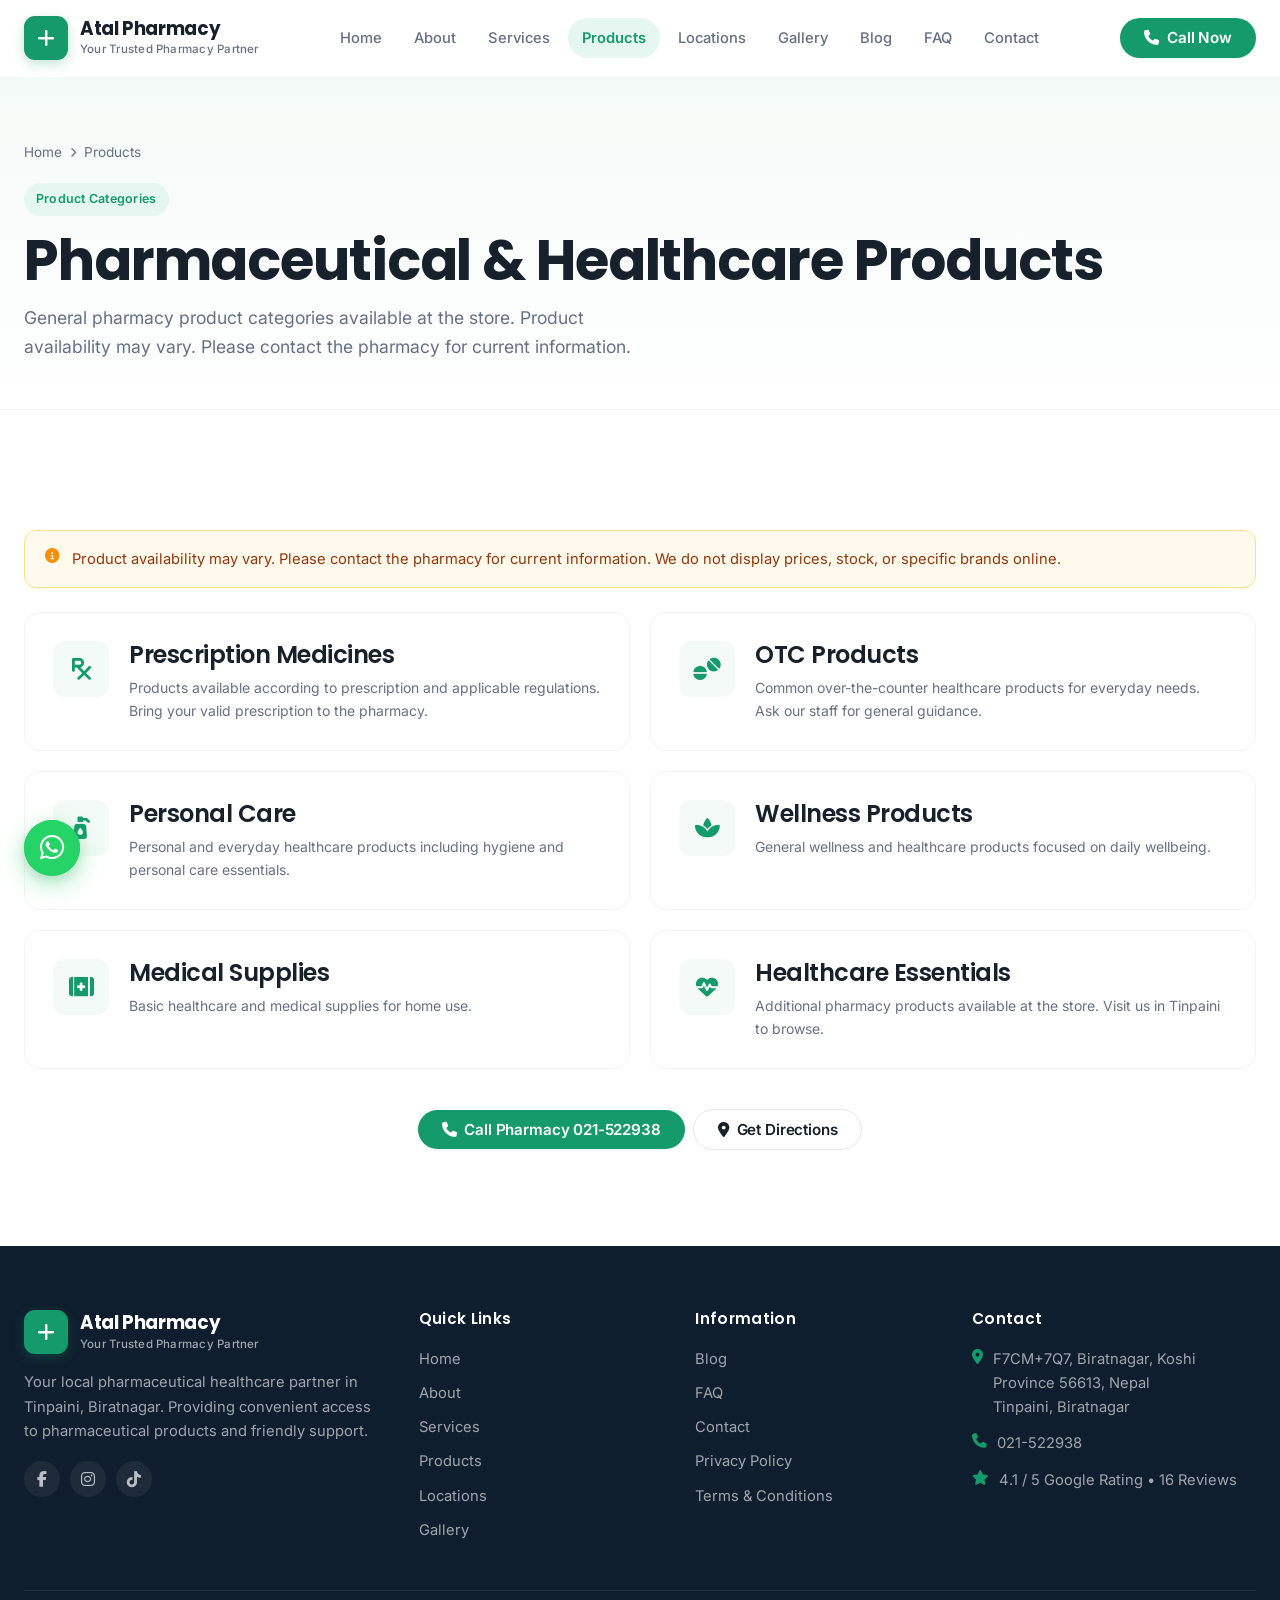
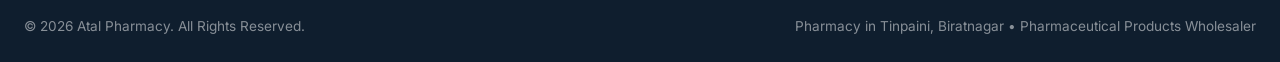
<file: products.html>
<!DOCTYPE html>
<html lang="en">
<head>
    <meta charset="UTF-8">
    <meta name="viewport" content="width=device-width, initial-scale=1.0">
    <link rel="preconnect" href="https://fonts.googleapis.com">
    <link rel="preconnect" href="https://fonts.gstatic.com" crossorigin>
    <link href="https://fonts.googleapis.com/css2?family=Inter:wght@400;500;600&family=Poppins:wght@600;700&display=swap" rel="stylesheet">
    <link rel="stylesheet" href="https://cdnjs.cloudflare.com/ajax/libs/font-awesome/6.5.2/css/all.min.css">
    <link rel="stylesheet" href="css/style.css">
    <link rel="stylesheet" href="css/pages.css">
    <link rel="stylesheet" href="css/responsive.css">
    <link rel="icon" href="data:image/svg+xml,<svg xmlns=%22http://www.w3.org/2000/svg%22 viewBox=%220 0 100 100%22><rect width=%22100%22 height=%22100%22 rx=%2220%22 fill=%22%23159A6C%22/><text x=%2250%22 y=%2268%22 font-size=%2256%22 text-anchor=%22middle%22 fill=%22white%22 font-family=%22sans-serif%22>+</text></svg>">

    <title>Products | Atal Pharmacy Biratnagar</title>
    <meta name="description" content="Product categories at Atal Pharmacy, Tinpaini — prescription medicines, OTC, personal care, wellness, medical supplies and healthcare essentials. Availability may vary.">
    <link rel="canonical" href="https://example.com/products.html">
</head>
<body>
    <div id="page-loader"><div class="loader"></div></div>
    <header class="header">
        <div class="container">
            <div class="header-inner">
                <a href="index.html" class="logo" aria-label="Atal Pharmacy Home">
                    <div class="logo-icon"><i class="fa-solid fa-plus"></i></div>
                    <div class="logo-text">
                        <strong>Atal Pharmacy</strong>
                        <span>Your Trusted Pharmacy Partner</span>
                    </div>
                </a>
                <nav class="nav" aria-label="Primary">
                    <a href="index.html">Home</a>
                    <a href="about.html">About</a>
                    <a href="services.html">Services</a>
                    <a href="products.html">Products</a>
                    <a href="locations.html">Locations</a>
                    <a href="gallery.html">Gallery</a>
                    <a href="blog.html">Blog</a>
                    <a href="faq.html">FAQ</a>
                    <a href="contact.html">Contact</a>
                </nav>
                <div class="header-actions">
                    <a href="tel:021522938" class="btn btn-primary"><i class="fa-solid fa-phone"></i> Call Now</a>
                    <button class="hamburger" id="hamburger" aria-label="Open menu"><i class="fa-solid fa-bars"></i></button>
                </div>
            </div>
        </div>
    </header>
    <div class="mobile-menu" id="mobileMenu">
        <div class="mobile-menu-header">
            <a href="index.html" class="logo">
                <div class="logo-icon"><i class="fa-solid fa-plus"></i></div>
                <div class="logo-text"><strong>Atal Pharmacy</strong><span>Your Trusted Pharmacy Partner</span></div>
            </a>
            <button class="hamburger" id="mobileClose" aria-label="Close menu" style="display:flex"><i class="fa-solid fa-xmark"></i></button>
        </div>
        <nav class="mobile-nav">
            <a href="index.html">Home</a>
            <a href="about.html">About</a>
            <a href="services.html">Services</a>
            <a href="products.html">Products</a>
            <a href="locations.html">Locations</a>
            <a href="gallery.html">Gallery</a>
            <a href="blog.html">Blog</a>
            <a href="faq.html">FAQ</a>
            <a href="contact.html">Contact</a>
        </nav>
        <div class="mobile-menu-footer">
            <a href="tel:021522938" class="btn btn-primary" style="width:100%"><i class="fa-solid fa-phone"></i> Call Now 021-522938</a>
            <div style="margin-top:12px">
                <a href="https://www.google.com/maps/search/Atal+Pharmacy+Tinpaini+Biratnagar" target="_blank" rel="noopener" class="btn btn-outline" style="width:100%"><i class="fa-solid fa-location-dot"></i> Get Directions</a>
            </div>
        </div>
    </div>

    <section class="page-hero">
        <div class="container">
            <div class="breadcrumb"><a href="index.html">Home</a><i class="fa-solid fa-chevron-right"></i><span>Products</span></div>
            <div class="badge badge-green">Product Categories</div>
            <h1>Pharmaceutical & Healthcare Products</h1>
            <p>General pharmacy product categories available at the store. Product availability may vary. Please contact the pharmacy for current information.</p>
        </div>
    </section>
    <section class="section">
        <div class="container">
            <div class="notice"><i class="fa-solid fa-circle-info"></i><span>Product availability may vary. Please contact the pharmacy for current information. We do not display prices, stock, or specific brands online.</span></div>
            <div style="display:grid; grid-template-columns:repeat(2,1fr); gap:20px; margin-top:24px" class="two-col">
                <div class="product-category reveal"><div class="product-category-icon"><i class="fa-solid fa-prescription"></i></div><div><h3>Prescription Medicines</h3><p class="small" style="margin-top:6px">Products available according to prescription and applicable regulations. Bring your valid prescription to the pharmacy.</p></div></div>
                <div class="product-category reveal reveal-delay-1"><div class="product-category-icon"><i class="fa-solid fa-tablets"></i></div><div><h3>OTC Products</h3><p class="small" style="margin-top:6px">Common over-the-counter healthcare products for everyday needs. Ask our staff for general guidance.</p></div></div>
                <div class="product-category reveal"><div class="product-category-icon"><i class="fa-solid fa-pump-soap"></i></div><div><h3>Personal Care</h3><p class="small" style="margin-top:6px">Personal and everyday healthcare products including hygiene and personal care essentials.</p></div></div>
                <div class="product-category reveal reveal-delay-1"><div class="product-category-icon"><i class="fa-solid fa-spa"></i></div><div><h3>Wellness Products</h3><p class="small" style="margin-top:6px">General wellness and healthcare products focused on daily wellbeing.</p></div></div>
                <div class="product-category reveal"><div class="product-category-icon"><i class="fa-solid fa-kit-medical"></i></div><div><h3>Medical Supplies</h3><p class="small" style="margin-top:6px">Basic healthcare and medical supplies for home use.</p></div></div>
                <div class="product-category reveal reveal-delay-1"><div class="product-category-icon"><i class="fa-solid fa-heart-pulse"></i></div><div><h3>Healthcare Essentials</h3><p class="small" style="margin-top:6px">Additional pharmacy products available at the store. Visit us in Tinpaini to browse.</p></div></div>
            </div>
            <div style="text-align:center; margin-top:40px"><a href="tel:021522938" class="btn btn-primary"><i class="fa-solid fa-phone"></i> Call Pharmacy 021-522938</a><a href="contact.html" class="btn btn-outline" style="margin-left:8px"><i class="fa-solid fa-location-dot"></i> Get Directions</a></div>
        </div>
    </section>
    <footer class="footer">
        <div class="container">
            <div class="footer-grid">
                <div class="footer-brand">
                    <a href="index.html" class="logo" style="margin-bottom:0">
                        <div class="logo-icon"><i class="fa-solid fa-plus"></i></div>
                        <div class="logo-text"><strong>Atal Pharmacy</strong><span>Your Trusted Pharmacy Partner</span></div>
                    </a>
                    <p>Your local pharmaceutical healthcare partner in Tinpaini, Biratnagar. Providing convenient access to pharmaceutical products and friendly support.</p>
                    <div class="footer-social" style="margin-top:18px">
                        <a href="#" aria-label="Facebook"><i class="fa-brands fa-facebook-f"></i></a>
                        <a href="#" aria-label="Instagram"><i class="fa-brands fa-instagram"></i></a>
                        <a href="#" aria-label="TikTok"><i class="fa-brands fa-tiktok"></i></a>
                    </div>
                </div>
                <div>
                    <h4>Quick Links</h4>
                    <div class="footer-links">
                        <a href="index.html">Home</a>
                        <a href="about.html">About</a>
                        <a href="services.html">Services</a>
                        <a href="products.html">Products</a>
                        <a href="locations.html">Locations</a>
                        <a href="gallery.html">Gallery</a>
                    </div>
                </div>
                <div>
                    <h4>Information</h4>
                    <div class="footer-links">
                        <a href="blog.html">Blog</a>
                        <a href="faq.html">FAQ</a>
                        <a href="contact.html">Contact</a>
                        <a href="privacy-policy.html">Privacy Policy</a>
                        <a href="terms.html">Terms & Conditions</a>
                    </div>
                </div>
                <div>
                    <h4>Contact</h4>
                    <div class="footer-contact">
                        <div class="footer-contact-item"><i class="fa-solid fa-location-dot"></i><span>F7CM+7Q7, Biratnagar, Koshi Province 56613, Nepal<br>Tinpaini, Biratnagar</span></div>
                        <div class="footer-contact-item"><i class="fa-solid fa-phone"></i><span><a href="tel:021522938" style="color:inherit">021-522938</a></span></div>
                        <div class="footer-contact-item"><i class="fa-solid fa-star"></i><span>4.1 / 5 Google Rating • 16 Reviews</span></div>
                    </div>
                </div>
            </div>
            <div class="footer-bottom">
                <span>© <span data-year>2026</span> Atal Pharmacy. All Rights Reserved.</span>
                <span>Pharmacy in Tinpaini, Biratnagar • Pharmaceutical Products Wholesaler</span>
            </div>
        </div>
    </footer>
    <div class="fab-wrap">
        <a href="tel:021522938" class="fab fab-call"><i class="fa-solid fa-phone"></i> Call</a>
        <a href="https://www.google.com/maps/search/Atal+Pharmacy+Tinpaini+Biratnagar" target="_blank" rel="noopener" class="fab fab-dir"><i class="fa-solid fa-location-dot"></i> Directions</a>
    </div>
        <a href="https://wa.me/977021522938?text=Hello%20Atal%20Pharmacy%2C%20I%20need%20information%20about%20your%20pharmacy" class="whatsapp-float" target="_blank" rel="noopener" aria-label="Chat on WhatsApp - Atal Pharmacy">
        <i class="fa-brands fa-whatsapp"></i>
    </a>

    <button id="backToTop" aria-label="Back to top"><i class="fa-solid fa-arrow-up"></i></button>
    <script src="js/main.js"></script>

</body>
</html>
</file>
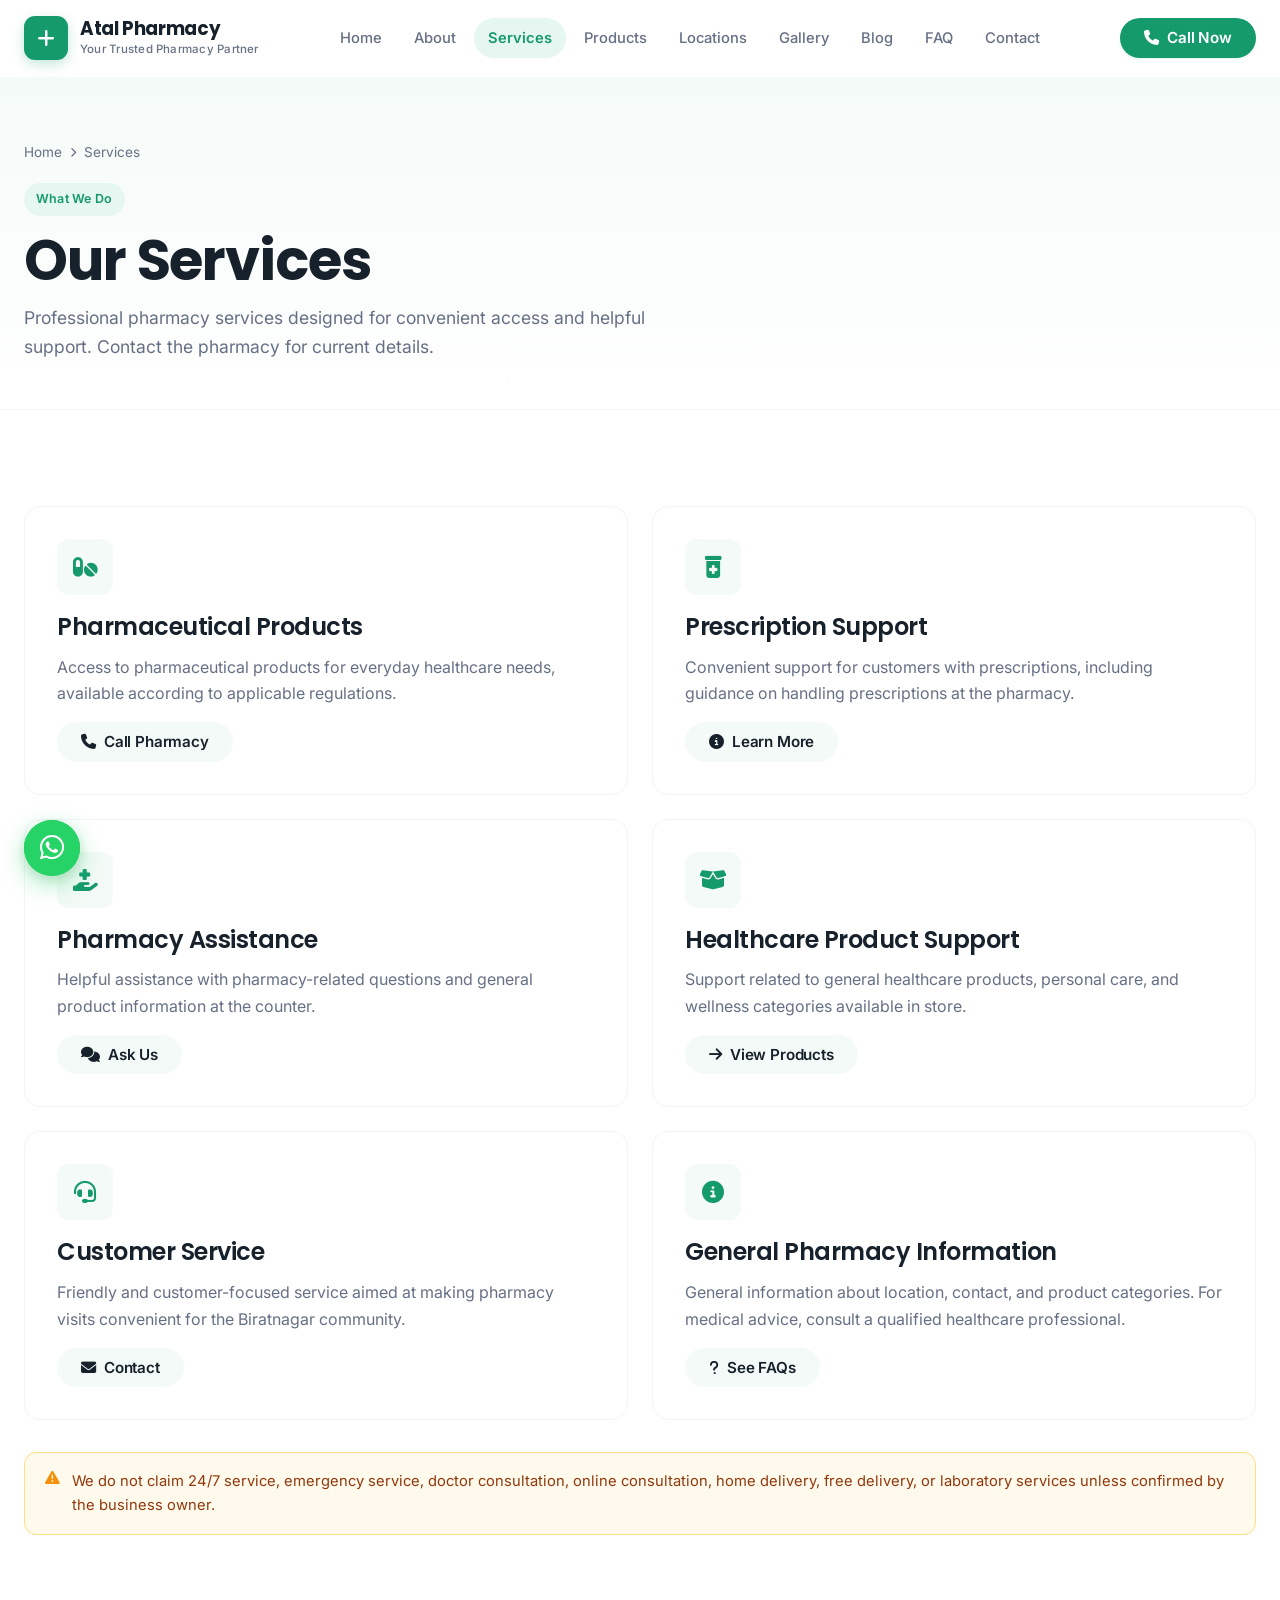
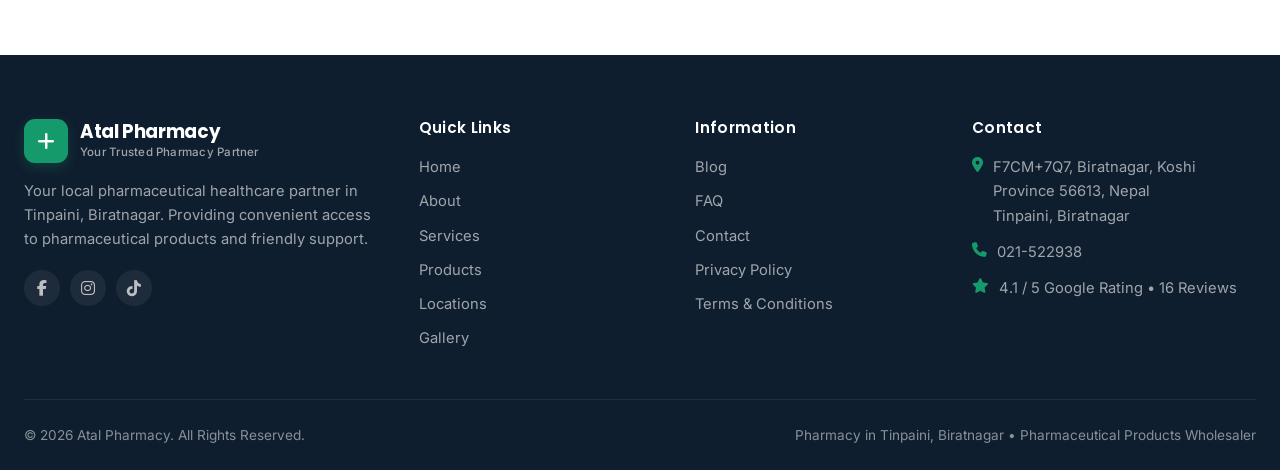
<file: services.html>
<!DOCTYPE html>
<html lang="en">
<head>
    <meta charset="UTF-8">
    <meta name="viewport" content="width=device-width, initial-scale=1.0">
    <link rel="preconnect" href="https://fonts.googleapis.com">
    <link rel="preconnect" href="https://fonts.gstatic.com" crossorigin>
    <link href="https://fonts.googleapis.com/css2?family=Inter:wght@400;500;600&family=Poppins:wght@600;700&display=swap" rel="stylesheet">
    <link rel="stylesheet" href="https://cdnjs.cloudflare.com/ajax/libs/font-awesome/6.5.2/css/all.min.css">
    <link rel="stylesheet" href="css/style.css">
    <link rel="stylesheet" href="css/pages.css">
    <link rel="stylesheet" href="css/responsive.css">
    <link rel="icon" href="data:image/svg+xml,<svg xmlns=%22http://www.w3.org/2000/svg%22 viewBox=%220 0 100 100%22><rect width=%22100%22 height=%22100%22 rx=%2220%22 fill=%22%23159A6C%22/><text x=%2250%22 y=%2268%22 font-size=%2256%22 text-anchor=%22middle%22 fill=%22white%22 font-family=%22sans-serif%22>+</text></svg>">

    <title>Services | Atal Pharmacy, Biratnagar</title>
    <meta name="description" content="Services at Atal Pharmacy, Tinpaini, Biratnagar — pharmaceutical products, prescription support, pharmacy assistance and customer-focused service.">
    <link rel="canonical" href="https://example.com/services.html">
</head>
<body>
    <div id="page-loader"><div class="loader"></div></div>
    <header class="header">
        <div class="container">
            <div class="header-inner">
                <a href="index.html" class="logo" aria-label="Atal Pharmacy Home">
                    <div class="logo-icon"><i class="fa-solid fa-plus"></i></div>
                    <div class="logo-text">
                        <strong>Atal Pharmacy</strong>
                        <span>Your Trusted Pharmacy Partner</span>
                    </div>
                </a>
                <nav class="nav" aria-label="Primary">
                    <a href="index.html">Home</a>
                    <a href="about.html">About</a>
                    <a href="services.html">Services</a>
                    <a href="products.html">Products</a>
                    <a href="locations.html">Locations</a>
                    <a href="gallery.html">Gallery</a>
                    <a href="blog.html">Blog</a>
                    <a href="faq.html">FAQ</a>
                    <a href="contact.html">Contact</a>
                </nav>
                <div class="header-actions">
                    <a href="tel:021522938" class="btn btn-primary"><i class="fa-solid fa-phone"></i> Call Now</a>
                    <button class="hamburger" id="hamburger" aria-label="Open menu"><i class="fa-solid fa-bars"></i></button>
                </div>
            </div>
        </div>
    </header>
    <div class="mobile-menu" id="mobileMenu">
        <div class="mobile-menu-header">
            <a href="index.html" class="logo">
                <div class="logo-icon"><i class="fa-solid fa-plus"></i></div>
                <div class="logo-text"><strong>Atal Pharmacy</strong><span>Your Trusted Pharmacy Partner</span></div>
            </a>
            <button class="hamburger" id="mobileClose" aria-label="Close menu" style="display:flex"><i class="fa-solid fa-xmark"></i></button>
        </div>
        <nav class="mobile-nav">
            <a href="index.html">Home</a>
            <a href="about.html">About</a>
            <a href="services.html">Services</a>
            <a href="products.html">Products</a>
            <a href="locations.html">Locations</a>
            <a href="gallery.html">Gallery</a>
            <a href="blog.html">Blog</a>
            <a href="faq.html">FAQ</a>
            <a href="contact.html">Contact</a>
        </nav>
        <div class="mobile-menu-footer">
            <a href="tel:021522938" class="btn btn-primary" style="width:100%"><i class="fa-solid fa-phone"></i> Call Now 021-522938</a>
            <div style="margin-top:12px">
                <a href="https://www.google.com/maps/search/Atal+Pharmacy+Tinpaini+Biratnagar" target="_blank" rel="noopener" class="btn btn-outline" style="width:100%"><i class="fa-solid fa-location-dot"></i> Get Directions</a>
            </div>
        </div>
    </div>

    <section class="page-hero">
        <div class="container">
            <div class="breadcrumb"><a href="index.html">Home</a><i class="fa-solid fa-chevron-right"></i><span>Services</span></div>
            <div class="badge badge-green">What We Do</div>
            <h1>Our Services</h1>
            <p>Professional pharmacy services designed for convenient access and helpful support. Contact the pharmacy for current details.</p>
        </div>
    </section>

    <section class="section">
        <div class="container">
            <div class="service-detailed-grid">
                <div class="service-detailed reveal"><div class="s-icon"><i class="fa-solid fa-pills"></i></div><h3>Pharmaceutical Products</h3><p style="margin:12px 0 16px">Access to pharmaceutical products for everyday healthcare needs, available according to applicable regulations.</p><a href="tel:021522938" class="btn btn-ghost"><i class="fa-solid fa-phone"></i> Call Pharmacy</a></div>
                <div class="service-detailed reveal reveal-delay-1"><div class="s-icon"><i class="fa-solid fa-prescription-bottle-medical"></i></div><h3>Prescription Support</h3><p style="margin:12px 0 16px">Convenient support for customers with prescriptions, including guidance on handling prescriptions at the pharmacy.</p><a href="contact.html" class="btn btn-ghost"><i class="fa-solid fa-circle-info"></i> Learn More</a></div>
                <div class="service-detailed reveal"><div class="s-icon"><i class="fa-solid fa-hand-holding-medical"></i></div><h3>Pharmacy Assistance</h3><p style="margin:12px 0 16px">Helpful assistance with pharmacy-related questions and general product information at the counter.</p><a href="contact.html" class="btn btn-ghost"><i class="fa-solid fa-comments"></i> Ask Us</a></div>
                <div class="service-detailed reveal reveal-delay-1"><div class="s-icon"><i class="fa-solid fa-box-open"></i></div><h3>Healthcare Product Support</h3><p style="margin:12px 0 16px">Support related to general healthcare products, personal care, and wellness categories available in store.</p><a href="products.html" class="btn btn-ghost"><i class="fa-solid fa-arrow-right"></i> View Products</a></div>
                <div class="service-detailed reveal"><div class="s-icon"><i class="fa-solid fa-headset"></i></div><h3>Customer Service</h3><p style="margin:12px 0 16px">Friendly and customer-focused service aimed at making pharmacy visits convenient for the Biratnagar community.</p><a href="contact.html" class="btn btn-ghost"><i class="fa-solid fa-envelope"></i> Contact</a></div>
                <div class="service-detailed reveal reveal-delay-1"><div class="s-icon"><i class="fa-solid fa-circle-info"></i></div><h3>General Pharmacy Information</h3><p style="margin:12px 0 16px">General information about location, contact, and product categories. For medical advice, consult a qualified healthcare professional.</p><a href="faq.html" class="btn btn-ghost"><i class="fa-solid fa-question"></i> See FAQs</a></div>
            </div>
            <div class="notice" style="margin-top:32px"><i class="fa-solid fa-triangle-exclamation"></i><span>We do not claim 24/7 service, emergency service, doctor consultation, online consultation, home delivery, free delivery, or laboratory services unless confirmed by the business owner.</span></div>
        </div>
    </section>

    <footer class="footer">
        <div class="container">
            <div class="footer-grid">
                <div class="footer-brand">
                    <a href="index.html" class="logo" style="margin-bottom:0">
                        <div class="logo-icon"><i class="fa-solid fa-plus"></i></div>
                        <div class="logo-text"><strong>Atal Pharmacy</strong><span>Your Trusted Pharmacy Partner</span></div>
                    </a>
                    <p>Your local pharmaceutical healthcare partner in Tinpaini, Biratnagar. Providing convenient access to pharmaceutical products and friendly support.</p>
                    <div class="footer-social" style="margin-top:18px">
                        <a href="#" aria-label="Facebook"><i class="fa-brands fa-facebook-f"></i></a>
                        <a href="#" aria-label="Instagram"><i class="fa-brands fa-instagram"></i></a>
                        <a href="#" aria-label="TikTok"><i class="fa-brands fa-tiktok"></i></a>
                    </div>
                </div>
                <div>
                    <h4>Quick Links</h4>
                    <div class="footer-links">
                        <a href="index.html">Home</a>
                        <a href="about.html">About</a>
                        <a href="services.html">Services</a>
                        <a href="products.html">Products</a>
                        <a href="locations.html">Locations</a>
                        <a href="gallery.html">Gallery</a>
                    </div>
                </div>
                <div>
                    <h4>Information</h4>
                    <div class="footer-links">
                        <a href="blog.html">Blog</a>
                        <a href="faq.html">FAQ</a>
                        <a href="contact.html">Contact</a>
                        <a href="privacy-policy.html">Privacy Policy</a>
                        <a href="terms.html">Terms & Conditions</a>
                    </div>
                </div>
                <div>
                    <h4>Contact</h4>
                    <div class="footer-contact">
                        <div class="footer-contact-item"><i class="fa-solid fa-location-dot"></i><span>F7CM+7Q7, Biratnagar, Koshi Province 56613, Nepal<br>Tinpaini, Biratnagar</span></div>
                        <div class="footer-contact-item"><i class="fa-solid fa-phone"></i><span><a href="tel:021522938" style="color:inherit">021-522938</a></span></div>
                        <div class="footer-contact-item"><i class="fa-solid fa-star"></i><span>4.1 / 5 Google Rating • 16 Reviews</span></div>
                    </div>
                </div>
            </div>
            <div class="footer-bottom">
                <span>© <span data-year>2026</span> Atal Pharmacy. All Rights Reserved.</span>
                <span>Pharmacy in Tinpaini, Biratnagar • Pharmaceutical Products Wholesaler</span>
            </div>
        </div>
    </footer>
    <div class="fab-wrap">
        <a href="tel:021522938" class="fab fab-call"><i class="fa-solid fa-phone"></i> Call</a>
        <a href="https://www.google.com/maps/search/Atal+Pharmacy+Tinpaini+Biratnagar" target="_blank" rel="noopener" class="fab fab-dir"><i class="fa-solid fa-location-dot"></i> Directions</a>
    </div>
        <a href="https://wa.me/977021522938?text=Hello%20Atal%20Pharmacy%2C%20I%20need%20information%20about%20your%20pharmacy" class="whatsapp-float" target="_blank" rel="noopener" aria-label="Chat on WhatsApp - Atal Pharmacy">
        <i class="fa-brands fa-whatsapp"></i>
    </a>

    <button id="backToTop" aria-label="Back to top"><i class="fa-solid fa-arrow-up"></i></button>
    <script src="js/main.js"></script>

</body>
</html>
</file>
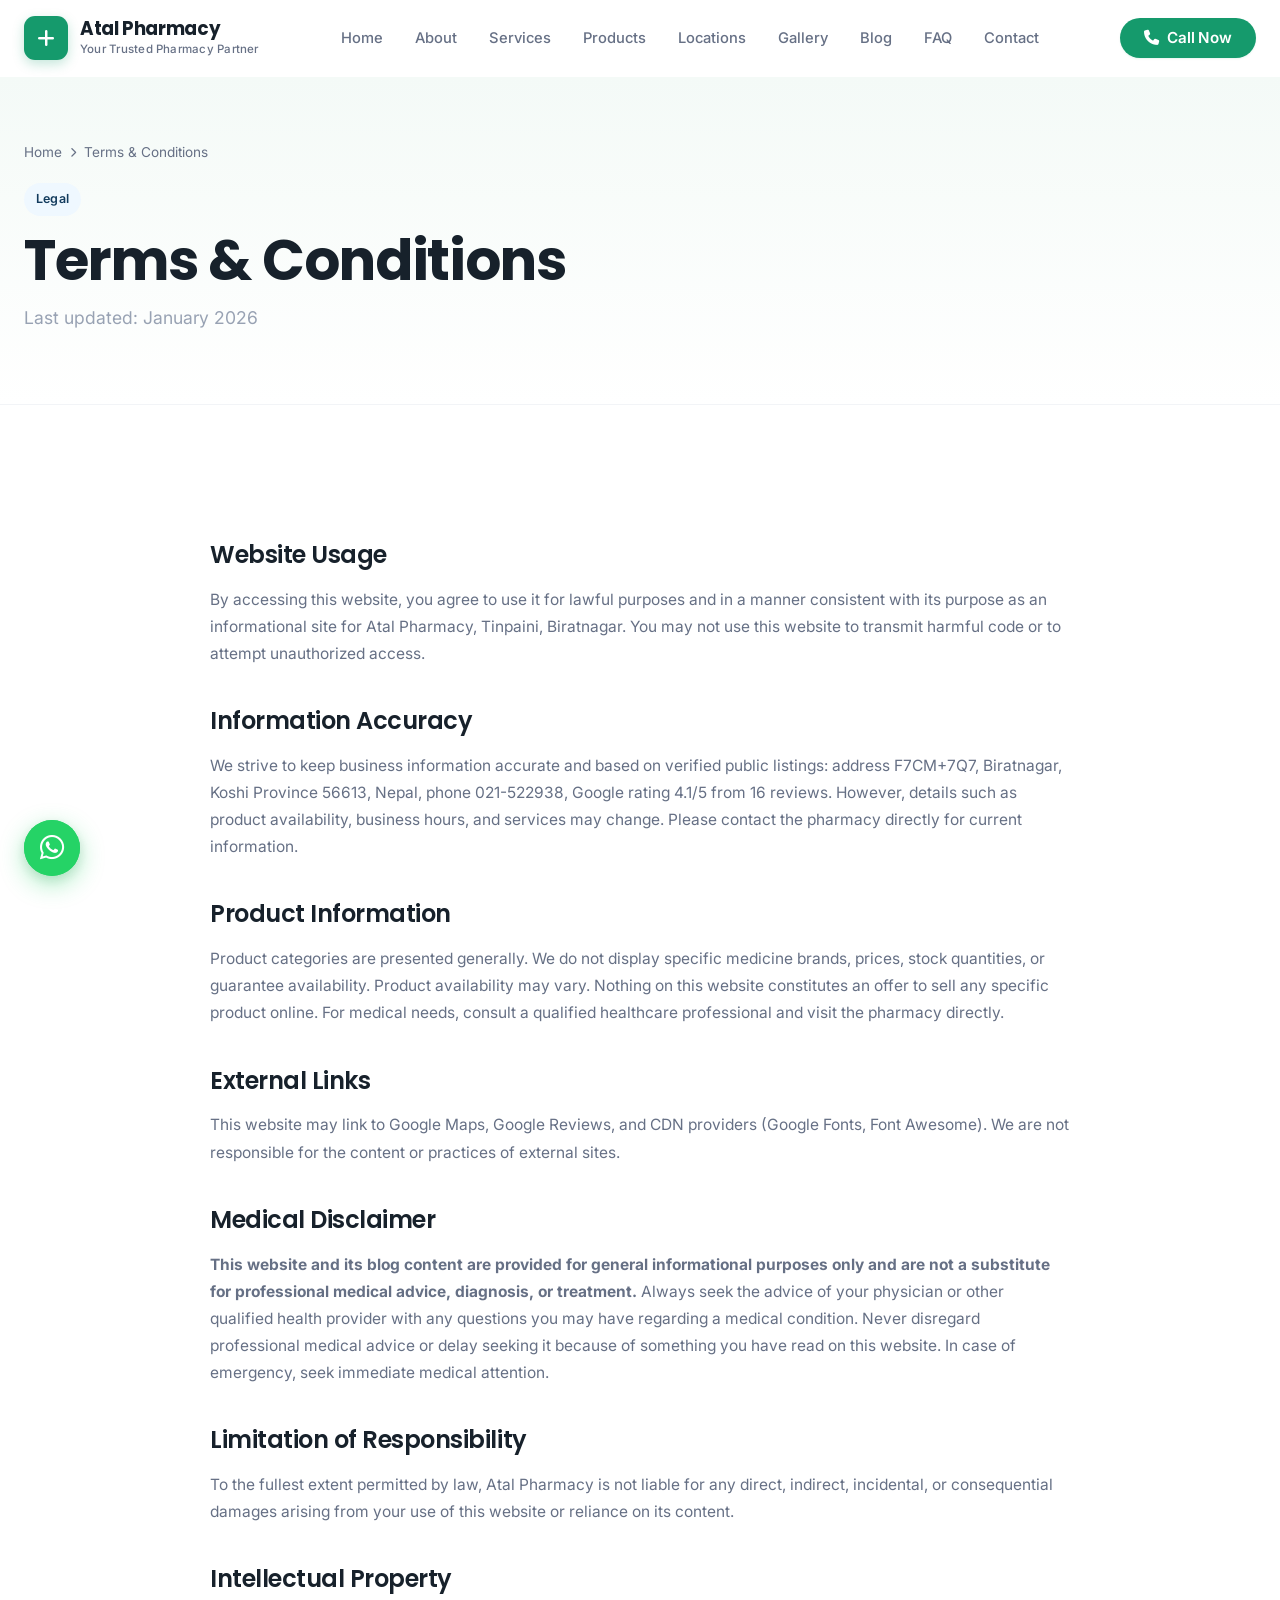
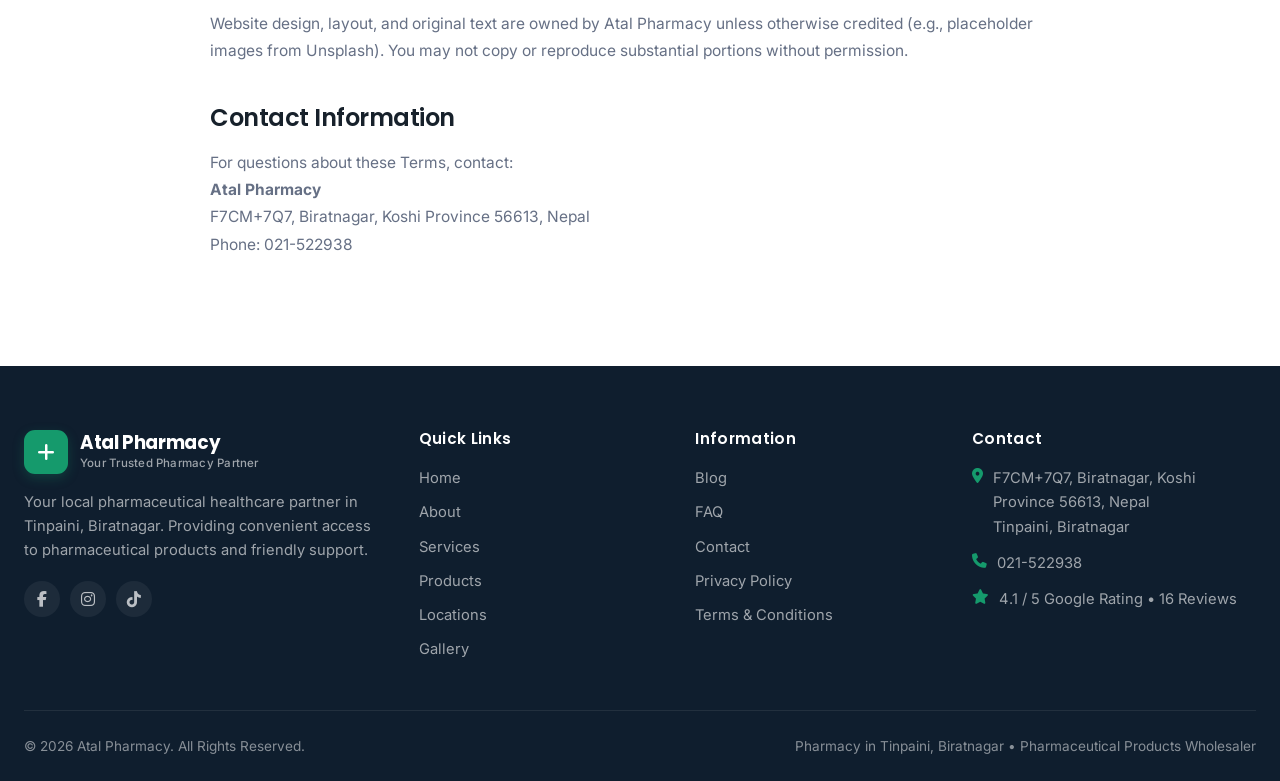
<file: terms.html>
<!DOCTYPE html>
<html lang="en">
<head>
    <meta charset="UTF-8">
    <meta name="viewport" content="width=device-width, initial-scale=1.0">
    <link rel="preconnect" href="https://fonts.googleapis.com">
    <link rel="preconnect" href="https://fonts.gstatic.com" crossorigin>
    <link href="https://fonts.googleapis.com/css2?family=Inter:wght@400;500;600&family=Poppins:wght@600;700&display=swap" rel="stylesheet">
    <link rel="stylesheet" href="https://cdnjs.cloudflare.com/ajax/libs/font-awesome/6.5.2/css/all.min.css">
    <link rel="stylesheet" href="css/style.css">
    <link rel="stylesheet" href="css/pages.css">
    <link rel="stylesheet" href="css/responsive.css">
    <link rel="icon" href="data:image/svg+xml,<svg xmlns=%22http://www.w3.org/2000/svg%22 viewBox=%220 0 100 100%22><rect width=%22100%22 height=%22100%22 rx=%2220%22 fill=%22%23159A6C%22/><text x=%2250%22 y=%2268%22 font-size=%2256%22 text-anchor=%22middle%22 fill=%22white%22 font-family=%22sans-serif%22>+</text></svg>">

    <title>Terms & Conditions | Atal Pharmacy</title>
    <meta name="description" content="Terms & Conditions for Atal Pharmacy website — usage, information accuracy, product information, external links and medical disclaimer.">
    <link rel="canonical" href="https://example.com/terms.html">
</head>
<body>
    <div id="page-loader"><div class="loader"></div></div>
    <header class="header">
        <div class="container">
            <div class="header-inner">
                <a href="index.html" class="logo" aria-label="Atal Pharmacy Home">
                    <div class="logo-icon"><i class="fa-solid fa-plus"></i></div>
                    <div class="logo-text">
                        <strong>Atal Pharmacy</strong>
                        <span>Your Trusted Pharmacy Partner</span>
                    </div>
                </a>
                <nav class="nav" aria-label="Primary">
                    <a href="index.html">Home</a>
                    <a href="about.html">About</a>
                    <a href="services.html">Services</a>
                    <a href="products.html">Products</a>
                    <a href="locations.html">Locations</a>
                    <a href="gallery.html">Gallery</a>
                    <a href="blog.html">Blog</a>
                    <a href="faq.html">FAQ</a>
                    <a href="contact.html">Contact</a>
                </nav>
                <div class="header-actions">
                    <a href="tel:021522938" class="btn btn-primary"><i class="fa-solid fa-phone"></i> Call Now</a>
                    <button class="hamburger" id="hamburger" aria-label="Open menu"><i class="fa-solid fa-bars"></i></button>
                </div>
            </div>
        </div>
    </header>
    <div class="mobile-menu" id="mobileMenu">
        <div class="mobile-menu-header">
            <a href="index.html" class="logo">
                <div class="logo-icon"><i class="fa-solid fa-plus"></i></div>
                <div class="logo-text"><strong>Atal Pharmacy</strong><span>Your Trusted Pharmacy Partner</span></div>
            </a>
            <button class="hamburger" id="mobileClose" aria-label="Close menu" style="display:flex"><i class="fa-solid fa-xmark"></i></button>
        </div>
        <nav class="mobile-nav">
            <a href="index.html">Home</a>
            <a href="about.html">About</a>
            <a href="services.html">Services</a>
            <a href="products.html">Products</a>
            <a href="locations.html">Locations</a>
            <a href="gallery.html">Gallery</a>
            <a href="blog.html">Blog</a>
            <a href="faq.html">FAQ</a>
            <a href="contact.html">Contact</a>
        </nav>
        <div class="mobile-menu-footer">
            <a href="tel:021522938" class="btn btn-primary" style="width:100%"><i class="fa-solid fa-phone"></i> Call Now 021-522938</a>
            <div style="margin-top:12px">
                <a href="https://www.google.com/maps/search/Atal+Pharmacy+Tinpaini+Biratnagar" target="_blank" rel="noopener" class="btn btn-outline" style="width:100%"><i class="fa-solid fa-location-dot"></i> Get Directions</a>
            </div>
        </div>
    </div>

    <section class="page-hero"><div class="container"><div class="breadcrumb"><a href="index.html">Home</a><i class="fa-solid fa-chevron-right"></i><span>Terms & Conditions</span></div><div class="badge badge-blue">Legal</div><h1>Terms & Conditions</h1><p class="legal-date">Last updated: January 2026</p></div></section>
    <section class="section"><div class="container"><div class="legal-content reveal">
        <h2>Website Usage</h2><p>By accessing this website, you agree to use it for lawful purposes and in a manner consistent with its purpose as an informational site for Atal Pharmacy, Tinpaini, Biratnagar. You may not use this website to transmit harmful code or to attempt unauthorized access.</p>
        <h2>Information Accuracy</h2><p>We strive to keep business information accurate and based on verified public listings: address F7CM+7Q7, Biratnagar, Koshi Province 56613, Nepal, phone 021-522938, Google rating 4.1/5 from 16 reviews. However, details such as product availability, business hours, and services may change. Please contact the pharmacy directly for current information.</p>
        <h2>Product Information</h2><p>Product categories are presented generally. We do not display specific medicine brands, prices, stock quantities, or guarantee availability. Product availability may vary. Nothing on this website constitutes an offer to sell any specific product online. For medical needs, consult a qualified healthcare professional and visit the pharmacy directly.</p>
        <h2>External Links</h2><p>This website may link to Google Maps, Google Reviews, and CDN providers (Google Fonts, Font Awesome). We are not responsible for the content or practices of external sites.</p>
        <h2>Medical Disclaimer</h2><p><strong>This website and its blog content are provided for general informational purposes only and are not a substitute for professional medical advice, diagnosis, or treatment.</strong> Always seek the advice of your physician or other qualified health provider with any questions you may have regarding a medical condition. Never disregard professional medical advice or delay seeking it because of something you have read on this website. In case of emergency, seek immediate medical attention.</p>
        <h2>Limitation of Responsibility</h2><p>To the fullest extent permitted by law, Atal Pharmacy is not liable for any direct, indirect, incidental, or consequential damages arising from your use of this website or reliance on its content.</p>
        <h2>Intellectual Property</h2><p>Website design, layout, and original text are owned by Atal Pharmacy unless otherwise credited (e.g., placeholder images from Unsplash). You may not copy or reproduce substantial portions without permission.</p>
        <h2>Contact Information</h2><p>For questions about these Terms, contact:<br><strong>Atal Pharmacy</strong><br>F7CM+7Q7, Biratnagar, Koshi Province 56613, Nepal<br>Phone: 021-522938</p>
    </div></div></section>
    <footer class="footer">
        <div class="container">
            <div class="footer-grid">
                <div class="footer-brand">
                    <a href="index.html" class="logo" style="margin-bottom:0">
                        <div class="logo-icon"><i class="fa-solid fa-plus"></i></div>
                        <div class="logo-text"><strong>Atal Pharmacy</strong><span>Your Trusted Pharmacy Partner</span></div>
                    </a>
                    <p>Your local pharmaceutical healthcare partner in Tinpaini, Biratnagar. Providing convenient access to pharmaceutical products and friendly support.</p>
                    <div class="footer-social" style="margin-top:18px">
                        <a href="#" aria-label="Facebook"><i class="fa-brands fa-facebook-f"></i></a>
                        <a href="#" aria-label="Instagram"><i class="fa-brands fa-instagram"></i></a>
                        <a href="#" aria-label="TikTok"><i class="fa-brands fa-tiktok"></i></a>
                    </div>
                </div>
                <div>
                    <h4>Quick Links</h4>
                    <div class="footer-links">
                        <a href="index.html">Home</a>
                        <a href="about.html">About</a>
                        <a href="services.html">Services</a>
                        <a href="products.html">Products</a>
                        <a href="locations.html">Locations</a>
                        <a href="gallery.html">Gallery</a>
                    </div>
                </div>
                <div>
                    <h4>Information</h4>
                    <div class="footer-links">
                        <a href="blog.html">Blog</a>
                        <a href="faq.html">FAQ</a>
                        <a href="contact.html">Contact</a>
                        <a href="privacy-policy.html">Privacy Policy</a>
                        <a href="terms.html">Terms & Conditions</a>
                    </div>
                </div>
                <div>
                    <h4>Contact</h4>
                    <div class="footer-contact">
                        <div class="footer-contact-item"><i class="fa-solid fa-location-dot"></i><span>F7CM+7Q7, Biratnagar, Koshi Province 56613, Nepal<br>Tinpaini, Biratnagar</span></div>
                        <div class="footer-contact-item"><i class="fa-solid fa-phone"></i><span><a href="tel:021522938" style="color:inherit">021-522938</a></span></div>
                        <div class="footer-contact-item"><i class="fa-solid fa-star"></i><span>4.1 / 5 Google Rating • 16 Reviews</span></div>
                    </div>
                </div>
            </div>
            <div class="footer-bottom">
                <span>© <span data-year>2026</span> Atal Pharmacy. All Rights Reserved.</span>
                <span>Pharmacy in Tinpaini, Biratnagar • Pharmaceutical Products Wholesaler</span>
            </div>
        </div>
    </footer>
    <div class="fab-wrap">
        <a href="tel:021522938" class="fab fab-call"><i class="fa-solid fa-phone"></i> Call</a>
        <a href="https://www.google.com/maps/search/Atal+Pharmacy+Tinpaini+Biratnagar" target="_blank" rel="noopener" class="fab fab-dir"><i class="fa-solid fa-location-dot"></i> Directions</a>
    </div>
        <a href="https://wa.me/977021522938?text=Hello%20Atal%20Pharmacy%2C%20I%20need%20information%20about%20your%20pharmacy" class="whatsapp-float" target="_blank" rel="noopener" aria-label="Chat on WhatsApp - Atal Pharmacy">
        <i class="fa-brands fa-whatsapp"></i>
    </a>

    <button id="backToTop" aria-label="Back to top"><i class="fa-solid fa-arrow-up"></i></button>
    <script src="js/main.js"></script>

</body>
</html>
</file>
<file: css/style.css>
/* Atal Pharmacy - Main Stylesheet */
/* ============================================== */

:root {
    --primary: #159A6C;
    --primary-dark: #11835c;
    --primary-light: #e6f6f1;
    --primary-50: #F4FAF7;
    --secondary: #123B5D;
    --secondary-light: #1a4a73;
    --text: #17212B;
    --muted: #667085;
    --muted-light: #98A2B3;
    --background: #FFFFFF;
    --light-bg: #F4FAF7;
    --border: #E5E7EB;
    --border-light: #F2F4F7;
    --shadow-xs: 0 1px 2px rgba(16,24,40,0.05);
    --shadow-sm: 0 1px 3px rgba(16,24,40,0.08), 0 1px 2px rgba(16,24,40,0.06);
    --shadow-md: 0 4px 8px -2px rgba(16,24,40,0.1), 0 2px 4px -2px rgba(16,24,40,0.06);
    --shadow-lg: 0 12px 16px -4px rgba(16,24,40,0.08), 0 4px 6px -2px rgba(16,24,40,0.03);
    --shadow-xl: 0 20px 24px -4px rgba(16,24,40,0.08), 0 8px 8px -4px rgba(16,24,40,0.03);
    --radius-sm: 8px;
    --radius-md: 12px;
    --radius-lg: 16px;
    --radius-xl: 20px;
    --radius-full: 9999px;
    --transition: 0.25s cubic-bezier(0.4,0,0.2,1);
}

/* Reset & Base */
*, *::before, *::after { box-sizing: border-box; margin:0; padding:0; }
html { scroll-behavior: smooth; -webkit-font-smoothing: antialiased; }
body {
    font-family: 'Inter', -apple-system, BlinkMacSystemFont, sans-serif;
    color: var(--text);
    background: var(--background);
    line-height: 1.65;
    font-size: 16px;
    overflow-x: hidden;
}
img { max-width:100%; display:block; }
a { text-decoration:none; color:inherit; }
ul, ol { list-style:none; }
button { border:0; background:none; cursor:pointer; font:inherit; }

/* Typography */
h1,h2,h3,h4,h5,h6 {
    font-family: 'Poppins', sans-serif;
    font-weight: 600;
    line-height: 1.2;
    letter-spacing: -0.02em;
    color: var(--text);
}
h1 { font-size: clamp(2.2rem, 5vw, 3.5rem); font-weight: 700; line-height:1.05; }
h2 { font-size: clamp(1.75rem, 3.5vw, 2.5rem); }
h3 { font-size: clamp(1.25rem, 2.5vw, 1.5rem); }
p { color: var(--muted); }
.small { font-size:0.875rem; }

/* Container */
.container {
    width:100%;
    max-width:1280px;
    margin:0 auto;
    padding:0 24px;
}
.container-narrow { max-width: 900px; margin:0 auto; padding:0 24px; }

/* Buttons */
.btn {
    display:inline-flex;
    align-items:center;
    justify-content:center;
    gap:8px;
    padding:12px 24px;
    border-radius: var(--radius-full);
    font-weight:600;
    font-size:0.95rem;
    line-height:1;
    transition: all var(--transition);
    white-space:nowrap;
    letter-spacing: -0.01em;
}
.btn-primary {
    background: var(--primary);
    color:white;
    box-shadow: 0 1px 2px rgba(21,154,108,0.1);
}
.btn-primary:hover { background: var(--primary-dark); transform: translateY(-1px); box-shadow: var(--shadow-md); }
.btn-secondary {
    background: var(--secondary);
    color:white;
}
.btn-secondary:hover { background: var(--secondary-light); transform: translateY(-1px); }
.btn-outline {
    background: white;
    border:1.5px solid var(--border);
    color: var(--text);
}
.btn-outline:hover { border-color: var(--text); background: var(--light-bg); }
.btn-ghost {
    background: var(--light-bg);
    color: var(--text);
}
.btn-ghost:hover { background: var(--primary-light); color: var(--primary); }

/* Badge */
.badge {
    display:inline-flex;
    align-items:center;
    gap:6px;
    padding:6px 12px;
    border-radius: var(--radius-full);
    font-size:0.78rem;
    font-weight:600;
    letter-spacing:0.02em;
}
.badge-green { background: var(--primary-light); color: var(--primary); }
.badge-blue { background: #EFF8FF; color: var(--secondary); }

/* Header */
.header {
    position:sticky;
    top:0;
    z-index:100;
    background: rgba(255,255,255,0.92);
    backdrop-filter: blur(12px);
    -webkit-backdrop-filter: blur(12px);
    border-bottom:1px solid transparent;
    transition: all var(--transition);
}
.header.scrolled {
    background: rgba(255,255,255,0.98);
    border-bottom-color: var(--border-light);
    box-shadow: var(--shadow-sm);
}
.header-inner {
    display:flex;
    align-items:center;
    justify-content:space-between;
    height:76px;
    gap:24px;
}
.logo {
    display:flex;
    align-items:center;
    gap:12px;
    flex-shrink:0;
}
.logo-icon {
    width:44px;
    height:44px;
    background: var(--primary);
    border-radius: 11px;
    display:grid;
    place-items:center;
    color:white;
    font-size:20px;
    box-shadow: 0 4px 12px rgba(21,154,108,0.25);
}
.logo-text { line-height:1.1; }
.logo-text strong {
    font-family:'Poppins', sans-serif;
    font-size:1.15rem;
    font-weight:700;
    letter-spacing:-0.02em;
    display:block;
    color: var(--text);
}
.logo-text span {
    font-size:0.72rem;
    color: var(--muted);
    font-weight:500;
    letter-spacing:0.02em;
}
.nav {
    display:flex;
    align-items:center;
    gap:4px;
}
.nav a {
    padding:8px 14px;
    border-radius: var(--radius-full);
    font-size:0.92rem;
    font-weight:500;
    color: var(--muted);
    transition: all var(--transition);
}
.nav a:hover, .nav a.active {
    color: var(--text);
    background: var(--light-bg);
}
.nav a.active { color: var(--primary); background: var(--primary-light); font-weight:600; }
.header-actions { display:flex; align-items:center; gap:12px; }
.hamburger {
    display:none;
    width:44px;
    height:44px;
    border-radius: var(--radius-sm);
    background: var(--light-bg);
    align-items:center;
    justify-content:center;
    font-size:20px;
}
.mobile-menu {
    position:fixed;
    inset:0;
    z-index:200;
    background: white;
    transform: translateX(100%);
    transition: transform 0.35s cubic-bezier(0.4,0,0.2,1);
    padding:24px;
    display:flex;
    flex-direction:column;
}
.mobile-menu.open { transform: translateX(0); }
.mobile-menu-header {
    display:flex;
    align-items:center;
    justify-content:space-between;
    margin-bottom:32px;
}
.mobile-nav { display:flex; flex-direction:column; gap:4px; flex:1; }
.mobile-nav a {
    padding:14px 16px;
    border-radius: var(--radius-md);
    font-weight:500;
    font-size:1.05rem;
    color: var(--text);
}
.mobile-nav a:hover, .mobile-nav a.active { background: var(--light-bg); color: var(--primary); }
.mobile-menu-footer { margin-top:auto; padding-top:24px; border-top:1px solid var(--border-light); }

/* Page Loader */
#page-loader {
    position:fixed;
    inset:0;
    background:white;
    z-index:9999;
    display:grid;
    place-items:center;
    transition: opacity 0.4s ease, visibility 0.4s ease;
}
#page-loader.hidden { opacity:0; visibility:hidden; }
.loader {
    width:36px; height:36px;
    border:3px solid var(--border);
    border-top-color: var(--primary);
    border-radius:50%;
    animation: spin 0.8s linear infinite;
}
@keyframes spin { to { transform:rotate(360deg); } }

/* Hero */
.hero {
    position:relative;
    overflow:hidden;
    background: linear-gradient(180deg, var(--light-bg) 0%, white 100%);
    padding: 48px 0 0;
}
.hero-grid {
    display:grid;
    grid-template-columns: 1.15fr 0.85fr;
    gap:56px;
    align-items:center;
    min-height: 640px;
}
.hero-content .badge { margin-bottom:20px; }
.hero h1 { margin-bottom:18px; }
.hero h1 span { color: var(--primary); }
.hero-desc {
    font-size:1.12rem;
    line-height:1.7;
    margin-bottom:28px;
    max-width: 560px;
}
.hero-actions { display:flex; gap:12px; flex-wrap:wrap; margin-bottom:32px; }
.hero-trust {
    display:flex;
    gap:16px;
}
.trust-card {
    background:white;
    border:1px solid var(--border-light);
    border-radius: var(--radius-md);
    padding:14px 18px;
    display:flex;
    align-items:center;
    gap:12px;
    box-shadow: var(--shadow-xs);
}
.trust-card-icon {
    width:36px; height:36px;
    background: var(--light-bg);
    border-radius:8px;
    display:grid;
    place-items:center;
    color: var(--primary);
}
.trust-card strong { display:block; font-size:1.1rem; line-height:1; color:var(--text); font-family:'Poppins'; }
.trust-card small { color:var(--muted); font-size:0.8rem; }

.hero-visual {
    position:relative;
    height:580px;
    border-radius: var(--radius-xl);
    overflow:hidden;
    background: var(--border-light);
    box-shadow: var(--shadow-xl);
}
.hero-visual img {
    width:100%; height:100%; object-fit:cover;
}
.hero-visual::after {
    content:'';
    position:absolute;
    inset:0;
    background: linear-gradient(180deg, transparent 50%, rgba(18,59,93,0.12) 100%);
}
.hero-floating {
    position:absolute;
    bottom:20px;
    left:20px;
    right:20px;
    display:flex;
    gap:12px;
    z-index:2;
}
.floating-mini {
    background: rgba(255,255,255,0.94);
    backdrop-filter: blur(8px);
    border-radius: var(--radius-md);
    padding:12px 16px;
    flex:1;
    box-shadow: var(--shadow-md);
    border:1px solid rgba(255,255,255,0.8);
}
.floating-mini strong { display:block; font-family:'Poppins'; font-size:0.95rem; }
.floating-mini span { font-size:0.8rem; color:var(--muted); }

/* Sections */
.section { padding:96px 0; }
.section-light { background: var(--light-bg); }
.section-header {
    text-align:center;
    max-width:720px;
    margin:0 auto 56px;
}
.section-header .badge { margin-bottom:16px; }
.section-header h2 { margin-bottom:12px; }
.section-header p { font-size:1.05rem; }

/* Quick Info */
.quick-grid {
    display:grid;
    grid-template-columns: repeat(4,1fr);
    gap:20px;
    margin-top:-48px;
    position:relative;
    z-index:2;
}
.q-card {
    background:white;
    border:1px solid var(--border-light);
    border-radius: var(--radius-lg);
    padding:24px;
    box-shadow: var(--shadow-sm);
    transition: all var(--transition);
}
.q-card:hover { transform: translateY(-3px); box-shadow: var(--shadow-md); }
.q-icon {
    width:44px; height:44px;
    border-radius:10px;
    display:grid;
    place-items:center;
    margin-bottom:16px;
    font-size:18px;
}
.q-icon.green { background: var(--primary-light); color: var(--primary); }
.q-icon.blue { background: #EFF8FF; color: var(--secondary); }
.q-card h3 { font-size:1.05rem; margin-bottom:6px; }
.q-card p { font-size:0.92rem; }

/* About Preview */
.about-grid {
    display:grid;
    grid-template-columns: 1fr 1fr;
    gap:72px;
    align-items:center;
}
.about-img {
    border-radius: var(--radius-xl);
    overflow:hidden;
    aspect-ratio: 4/3;
    background: var(--border-light);
    box-shadow: var(--shadow-lg);
}
.about-img img { width:100%; height:100%; object-fit:cover; }
.about-content h2 { margin-bottom:16px; }
.about-content p { margin-bottom:20px; font-size:1.05rem; line-height:1.75; }
.check-list { display:grid; gap:10px; margin:20px 0 28px; }
.check-list li { display:flex; gap:10px; align-items:flex-start; font-size:0.95rem; color: var(--text); }
.check-list li i { color: var(--primary); margin-top:3px; }

/* Service Cards */
.service-grid {
    display:grid;
    grid-template-columns: repeat(3,1fr);
    gap:20px;
}
.s-card {
    background:white;
    border:1px solid var(--border-light);
    border-radius: var(--radius-lg);
    padding:28px;
    transition: all var(--transition);
}
.s-card:hover { border-color: var(--border); box-shadow: var(--shadow-md); transform: translateY(-2px); }
.s-icon {
    width:48px; height:48px;
    background: var(--light-bg);
    border-radius:12px;
    display:grid;
    place-items:center;
    color: var(--primary);
    font-size:20px;
    margin-bottom:18px;
}
.s-card h3 { margin-bottom:8px; font-size:1.12rem; }
.s-card p { font-size:0.92rem; line-height:1.6; }

/* Why Choose */
.why-grid {
    display:grid;
    grid-template-columns: repeat(4,1fr);
    gap:24px;
}
.why-card {
    text-align:center;
    padding:32px 20px;
    background:white;
    border-radius: var(--radius-lg);
    border:1px solid var(--border-light);
}
.why-icon {
    width:56px; height:56px;
    margin:0 auto 18px;
    background: var(--primary-light);
    border-radius:14px;
    display:grid;
    place-items:center;
    color: var(--primary);
    font-size:22px;
}

/* Products */
.product-grid {
    display:grid;
    grid-template-columns: repeat(3,1fr);
    gap:20px;
}
.p-card {
    background:white;
    border:1px solid var(--border-light);
    border-radius: var(--radius-lg);
    padding:24px;
    display:flex;
    gap:16px;
    transition: all var(--transition);
}
.p-card:hover { box-shadow: var(--shadow-sm); border-color: var(--border); }
.p-card-icon {
    width:44px; height:44px;
    border-radius:10px;
    background: var(--light-bg);
    display:grid;
    place-items:center;
    color: var(--secondary);
    flex-shrink:0;
}

/* Rating */
.rating-section {
    background: var(--secondary);
    color:white;
    border-radius: var(--radius-xl);
    padding:48px;
    display:grid;
    grid-template-columns: 1fr auto;
    align-items:center;
    gap:32px;
    position:relative;
    overflow:hidden;
}
.rating-section::before {
    content:'';
    position:absolute;
    width:400px; height:400px;
    background: radial-gradient(circle, rgba(21,154,108,0.25) 0%, transparent 70%);
    top:-100px; right:-100px;
}
.rating-left h2 { color:white; margin-bottom:8px; }
.rating-left p { color: rgba(255,255,255,0.7); }
.rating-big {
    display:flex;
    align-items:center;
    gap:24px;
}
.rating-number {
    font-family:'Poppins';
    font-size:3.5rem;
    font-weight:700;
    line-height:1;
    color:white;
}
.rating-stars { color: #FDB022; letter-spacing:2px; }
.rating-meta small { display:block; color: rgba(255,255,255,0.7); font-size:0.85rem; }

/* Gallery */
.gallery-grid {
    display:grid;
    grid-template-columns: repeat(3,1fr);
    gap:16px;
}
.g-item {
    border-radius: var(--radius-md);
    overflow:hidden;
    aspect-ratio: 4/3;
    background: var(--border-light);
    position:relative;
    cursor:pointer;
}
.g-item img {
    width:100%; height:100%; object-fit:cover;
    transition: transform 0.5s ease;
}
.g-item:hover img { transform: scale(1.05); }
.g-item::after {
    content:'';
    position:absolute;
    inset:0;
    background: linear-gradient(0deg, rgba(0,0,0,0.35) 0%, transparent 50%);
    opacity:0;
    transition: opacity var(--transition);
}
.g-item:hover::after { opacity:1; }

/* Blog */
.blog-grid {
    display:grid;
    grid-template-columns: repeat(3,1fr);
    gap:24px;
}
.b-card {
    background:white;
    border:1px solid var(--border-light);
    border-radius: var(--radius-lg);
    overflow:hidden;
    transition: all var(--transition);
}
.b-card:hover { box-shadow: var(--shadow-md); transform: translateY(-2px); }
.b-img { aspect-ratio: 16/10; background: var(--border-light); overflow:hidden; }
.b-img img { width:100%; height:100%; object-fit:cover; transition: transform 0.5s ease; }
.b-card:hover .b-img img { transform: scale(1.04); }
.b-body { padding:20px 22px 22px; }
.b-meta {
    display:flex;
    gap:12px;
    font-size:0.8rem;
    color: var(--muted);
    margin-bottom:10px;
}
.b-meta span { display:flex; align-items:center; gap:4px; }
.b-body h3 { font-size:1.08rem; margin-bottom:8px; line-height:1.35; }
.b-body p { font-size:0.9rem; line-height:1.6; display:-webkit-box; -webkit-line-clamp:2; -webkit-box-orient:vertical; overflow:hidden; }

/* FAQ */
.faq-list { max-width:800px; margin:0 auto; }
.faq-item {
    background:white;
    border:1px solid var(--border-light);
    border-radius: var(--radius-md);
    margin-bottom:12px;
    overflow:hidden;
}
.faq-q {
    width:100%;
    display:flex;
    align-items:center;
    justify-content:space-between;
    gap:16px;
    padding:18px 20px;
    text-align:left;
    font-weight:600;
    font-size:1rem;
    font-family:'Poppins';
}
.faq-q i { transition: transform var(--transition); color: var(--muted); }
.faq-item.open .faq-q i { transform: rotate(180deg); color: var(--primary); }
.faq-a {
    max-height:0;
    overflow:hidden;
    transition: max-height 0.35s ease, padding 0.25s ease;
    padding:0 20px;
}
.faq-item.open .faq-a { max-height:300px; padding:0 20px 18px; }
.faq-a p { font-size:0.95rem; line-height:1.65; }

/* CTA */
.cta {
    background: linear-gradient(135deg, var(--secondary) 0%, #0f314d 100%);
    border-radius: var(--radius-xl);
    padding:64px;
    text-align:center;
    color:white;
    position:relative;
    overflow:hidden;
}
.cta::before {
    content:'';
    position:absolute;
    width:600px; height:600px;
    background: radial-gradient(circle, rgba(21,154,108,0.2) 0%, transparent 70%);
    top:-200px; left:50%; transform:translateX(-50%);
}
.cta h2 { color:white; margin-bottom:12px; position:relative; }
.cta p { color: rgba(255,255,255,0.75); max-width:560px; margin:0 auto 28px; position:relative; }
.cta-actions { display:flex; gap:12px; justify-content:center; flex-wrap:wrap; position:relative; }

/* Footer */
.footer {
    background: #0F1E2E;
    color: rgba(255,255,255,0.7);
    padding:64px 0 0;
    margin-top:0;
}
.footer-grid {
    display:grid;
    grid-template-columns: 1.5fr 1fr 1fr 1.2fr;
    gap:40px;
    padding-bottom:48px;
}
.footer-brand .logo-text strong { color:white; }
.footer-brand .logo-text span { color: rgba(255,255,255,0.6); }
.footer-brand p { margin-top:16px; font-size:0.92rem; line-height:1.65; color: rgba(255,255,255,0.6); }
.footer h4 {
    color:white;
    font-size:0.95rem;
    font-weight:600;
    margin-bottom:18px;
    letter-spacing:0.02em;
}
.footer-links { display:grid; gap:10px; }
.footer-links a {
    font-size:0.92rem;
    color: rgba(255,255,255,0.6);
    transition: color var(--transition);
}
.footer-links a:hover { color:white; }
.footer-contact { display:grid; gap:12px; }
.footer-contact-item { display:flex; gap:10px; font-size:0.92rem; color: rgba(255,255,255,0.6); }
.footer-contact-item i { color: var(--primary); margin-top:3px; }
.footer-bottom {
    border-top:1px solid rgba(255,255,255,0.08);
    padding:24px 0;
    display:flex;
    align-items:center;
    justify-content:space-between;
    gap:16px;
    flex-wrap:wrap;
    font-size:0.85rem;
    color: rgba(255,255,255,0.5);
}
.footer-social { display:flex; gap:10px; }
.footer-social a {
    width:36px; height:36px;
    border-radius:50%;
    background: rgba(255,255,255,0.06);
    display:grid;
    place-items:center;
    color: rgba(255,255,255,0.7);
    transition: all var(--transition);
}
.footer-social a:hover { background: var(--primary); color:white; }

/* Reveal Animation */
.reveal { opacity:0; transform: translateY(18px); transition: all 0.6s cubic-bezier(0.4,0,0.2,1); }
.reveal.visible { opacity:1; transform:none; }
.reveal-delay-1 { transition-delay:0.08s; }
.reveal-delay-2 { transition-delay:0.16s; }
.reveal-delay-3 { transition-delay:0.24s; }

/* Back to Top */
#backToTop {
    position:fixed;
    bottom:24px;
    right:24px;
    width:44px; height:44px;
    border-radius:50%;
    background: var(--secondary);
    color:white;
    display:grid;
    place-items:center;
    box-shadow: var(--shadow-lg);
    opacity:0;
    visibility:hidden;
    transform: translateY(10px);
    transition: all var(--transition);
    z-index:90;
}
#backToTop.visible { opacity:1; visibility:visible; transform:none; }

/* Floating Action Buttons (Mobile) */
.fab-wrap {
    position:fixed;
    bottom:20px;
    left:16px;
    right:16px;
    display:none;
    gap:12px;
    z-index:80;
}
.fab {
    flex:1;
    padding:14px;
    border-radius: var(--radius-full);
    display:flex;
    align-items:center;
    justify-content:center;
    gap:8px;
    font-weight:600;
    font-size:0.95rem;
    box-shadow: var(--shadow-lg);
}
.fab-call { background: var(--primary); color:white; }
.fab-dir { background: var(--secondary); color:white; }


/* WhatsApp Floating Button - Left Side */
.whatsapp-float {
    position:fixed;
    left:24px;
    bottom:24px;
    width:56px;
    height:56px;
    background:#25D366;
    border-radius:50%;
    display:grid;
    place-items:center;
    color:white;
    font-size:28px;
    box-shadow: 0 8px 24px rgba(37,211,102,0.4), 0 4px 12px rgba(0,0,0,0.1);
    z-index:85;
    transition: all 0.25s cubic-bezier(0.4,0,0.2,1);
    text-decoration:none;
}
.whatsapp-float:hover {
    transform: scale(1.08) translateY(-2px);
    box-shadow: 0 12px 28px rgba(37,211,102,0.5), 0 6px 16px rgba(0,0,0,0.12);
    color:white;
}
.whatsapp-float::before {
    content:'';
    position:absolute;
    inset:0;
    border-radius:50%;
    background:#25D366;
    animation: whatsappPulse 2.5s infinite;
    z-index:-1;
}
@keyframes whatsappPulse {
    0% { transform: scale(1); opacity:0.7; }
    70% { transform: scale(1.35); opacity:0; }
    100% { transform: scale(1.35); opacity:0; }
}
@media (max-width: 768px) {
    .whatsapp-float {
        left:16px;
        bottom:88px;
        width:52px;
        height:52px;
        font-size:26px;
    }
}
</file>
<file: css/pages.css>
/* Atal Pharmacy - Pages Specific */

/* Page Hero */
.page-hero {
    background: linear-gradient(180deg, var(--light-bg) 0%, white 100%);
    padding:64px 0 48px;
    border-bottom:1px solid var(--border-light);
}
.page-hero .badge { margin-bottom:16px; }
.page-hero h1 { margin-bottom:12px; }
.page-hero p { font-size:1.1rem; max-width:640px; }

/* Breadcrumb */
.breadcrumb {
    display:flex;
    align-items:center;
    gap:8px;
    font-size:0.85rem;
    color: var(--muted);
    margin-bottom:20px;
}
.breadcrumb a:hover { color: var(--primary); }
.breadcrumb i { font-size:10px; }

/* About page */
.values-grid { display:grid; grid-template-columns: repeat(4,1fr); gap:20px; }
.value-card {
    background:white;
    border:1px solid var(--border-light);
    border-radius: var(--radius-lg);
    padding:28px;
    text-align:center;
}
.value-card .why-icon { margin-bottom:16px; }

/* Services detailed */
.service-detailed-grid { display:grid; grid-template-columns: repeat(2,1fr); gap:24px; }
.service-detailed {
    background:white;
    border:1px solid var(--border-light);
    border-radius: var(--radius-lg);
    padding:32px;
}
.service-detailed .s-icon { width:56px; height:56px; font-size:22px; }

/* Products page */
.product-category {
    background:white;
    border:1px solid var(--border-light);
    border-radius: var(--radius-lg);
    padding:28px;
    display:flex;
    gap:20px;
}
.product-category-icon {
    width:56px; height:56px;
    background: var(--light-bg);
    border-radius:12px;
    display:grid;
    place-items:center;
    color: var(--primary);
    font-size:22px;
    flex-shrink:0;
}
.notice {
    background: #FFFAEB;
    border:1px solid #FEDF89;
    border-radius: var(--radius-md);
    padding:16px 20px;
    display:flex;
    gap:12px;
    font-size:0.92rem;
    color:#93370D;
    margin:24px 0;
}
.notice i { color:#F79009; margin-top:2px; }

/* Locations */
.location-grid { display:grid; grid-template-columns: 1fr 1fr; gap:24px; }
.location-card {
    background:white;
    border:1px solid var(--border-light);
    border-radius: var(--radius-lg);
    padding:32px;
    box-shadow: var(--shadow-sm);
}
.location-card h3 { margin-bottom:12px; }
.location-meta { display:grid; gap:12px; margin:20px 0; }
.location-meta-item { display:flex; gap:10px; font-size:0.95rem; color: var(--muted); }
.location-meta-item i { color: var(--primary); margin-top:3px; }
.location-meta-item strong { color: var(--text); }
.map-embed {
    border-radius: var(--radius-lg);
    overflow:hidden;
    border:1px solid var(--border-light);
    background: var(--border-light);
    aspect-ratio: 16/10;
}
.map-embed iframe { width:100%; height:100%; border:0; }

/* Gallery page */
.gallery-filters { display:flex; gap:8px; flex-wrap:wrap; margin-bottom:32px; }
.filter-btn {
    padding:8px 18px;
    border-radius: var(--radius-full);
    border:1px solid var(--border);
    background:white;
    font-size:0.9rem;
    font-weight:500;
    transition: all var(--transition);
}
.filter-btn.active, .filter-btn:hover { background: var(--secondary); color:white; border-color: var(--secondary); }

/* Lightbox */
.lightbox {
    position:fixed;
    inset:0;
    background: rgba(0,0,0,0.88);
    z-index:500;
    display:none;
    place-items:center;
    padding:24px;
}
.lightbox.open { display:grid; }
.lightbox-img-wrap { position:relative; max-width:1100px; width:100%; }
.lightbox-img-wrap img { width:100%; max-height:82vh; object-fit:contain; border-radius:12px; }
.lightbox-close, .lightbox-prev, .lightbox-next {
    position:absolute;
    width:44px; height:44px;
    border-radius:50%;
    background: rgba(255,255,255,0.12);
    backdrop-filter: blur(8px);
    color:white;
    display:grid;
    place-items:center;
    font-size:18px;
    transition: all var(--transition);
}
.lightbox-close { top:16px; right:16px; }
.lightbox-prev { left:16px; top:50%; transform:translateY(-50%); }
.lightbox-next { right:16px; top:50%; transform:translateY(-50%); }
.lightbox-close:hover, .lightbox-prev:hover, .lightbox-next:hover { background: rgba(255,255,255,0.22); }
.lightbox-caption {
    text-align:center;
    color: rgba(255,255,255,0.7);
    margin-top:16px;
    font-size:0.9rem;
}

/* Blog listing */
.blog-layout { display:grid; grid-template-columns: 1fr 320px; gap:40px; }
.blog-sidebar { display:grid; gap:24px; align-content:start; }
.sidebar-card {
    background:white;
    border:1px solid var(--border-light);
    border-radius: var(--radius-lg);
    padding:24px;
}
.sidebar-card h4 { margin-bottom:16px; font-size:1rem; }
.search-input {
    width:100%;
    padding:12px 16px 12px 40px;
    border:1.5px solid var(--border);
    border-radius: var(--radius-full);
    font-size:0.92rem;
    outline:none;
    transition: border-color var(--transition);
}
.search-input:focus { border-color: var(--primary); }
.search-wrap { position:relative; }
.search-wrap i { position:absolute; left:14px; top:50%; transform:translateY(-50%); color: var(--muted-light); }
.category-list { display:grid; gap:8px; }
.category-list button {
    text-align:left;
    padding:10px 12px;
    border-radius:8px;
    font-size:0.9rem;
    color: var(--muted);
    transition: all var(--transition);
}
.category-list button:hover, .category-list button.active { background: var(--light-bg); color: var(--text); }
.category-list button.active { color: var(--primary); font-weight:600; }

/* Single blog */
.article-hero img { width:100%; border-radius: var(--radius-lg); aspect-ratio: 16/9; object-fit:cover; }
.article-content { max-width:760px; margin:0 auto; }
.article-content h2 { margin:32px 0 16px; font-size:1.6rem; }
.article-content h3 { margin:24px 0 12px; }
.article-content p { margin-bottom:16px; font-size:1.05rem; line-height:1.8; color: var(--text); }
.article-content ul { margin:16px 0 24px 20px; list-style: disc; display:grid; gap:8px; color: var(--muted); }
.article-content li { line-height:1.6; }
.disclaimer {
    background: var(--light-bg);
    border-left:4px solid var(--primary);
    padding:16px 20px;
    border-radius: 0 var(--radius-md) var(--radius-md) 0;
    margin:32px 0;
    font-size:0.9rem;
    color: var(--muted);
}

/* FAQ page categories */
.faq-categories { display:flex; gap:8px; flex-wrap:wrap; margin-bottom:32px; }

/* Contact */
.contact-grid { display:grid; grid-template-columns: 0.9fr 1.1fr; gap:48px; }
.contact-info-card {
    background:white;
    border:1px solid var(--border-light);
    border-radius: var(--radius-lg);
    padding:28px;
}
.contact-info-card h3 { margin-bottom:20px; }
.contact-detail { display:flex; gap:14px; margin-bottom:20px; }
.contact-detail-icon {
    width:44px; height:44px;
    background: var(--light-bg);
    border-radius:10px;
    display:grid;
    place-items:center;
    color: var(--primary);
    flex-shrink:0;
}
.contact-form {
    background:white;
    border:1px solid var(--border-light);
    border-radius: var(--radius-lg);
    padding:32px;
    box-shadow: var(--shadow-sm);
}
.form-group { margin-bottom:18px; }
.form-group label {
    display:block;
    font-size:0.88rem;
    font-weight:600;
    margin-bottom:6px;
    color: var(--text);
}
.form-control {
    width:100%;
    padding:12px 16px;
    border:1.5px solid var(--border);
    border-radius: var(--radius-md);
    font-size:0.95rem;
    font-family:'Inter';
    outline:none;
    transition: border-color var(--transition);
    background:white;
}
.form-control:focus { border-color: var(--primary); }
.form-control.error { border-color:#F04438; }
.error-msg { font-size:0.8rem; color:#F04438; margin-top:6px; display:none; }
.error-msg.visible { display:block; }
.form-row { display:grid; grid-template-columns:1fr 1fr; gap:16px; }

/* Privacy / Terms */
.legal-content { max-width:860px; margin:0 auto; }
.legal-content h2 { margin:40px 0 16px; font-size:1.5rem; }
.legal-content h3 { margin:28px 0 12px; font-size:1.15rem; }
.legal-content p, .legal-content li { font-size:0.97rem; line-height:1.75; color: var(--muted); margin-bottom:12px; }
.legal-content ul { margin-left:20px; list-style: disc; display:grid; gap:8px; margin-bottom:20px; }
.legal-date { color: var(--muted-light); font-size:0.85rem; margin-bottom:24px; }

/* 404 */
.error-page {
    min-height:70vh;
    display:grid;
    place-items:center;
    text-align:center;
    padding:80px 24px;
}
.error-code {
    font-family:'Poppins';
    font-size: clamp(6rem, 20vw, 10rem);
    font-weight:800;
    line-height:0.9;
    color: var(--border);
    letter-spacing:-0.06em;
}
.error-page h1 { margin:16px 0 12px; font-size:2rem; }
.two-col { display:grid; grid-template-columns:1fr 1fr; gap:24px; }
</file>
<file: css/responsive.css>
/* Atal Pharmacy - Responsive */
@media (max-width: 1100px) {
    .hero-grid { grid-template-columns:1fr; gap:40px; min-height:auto; }
    .hero-visual { height:480px; }
    .quick-grid { grid-template-columns: repeat(2,1fr); margin-top:24px; }
    .about-grid { gap:48px; }
    .service-grid, .product-grid, .blog-grid { grid-template-columns: repeat(2,1fr); }
    .why-grid { grid-template-columns: repeat(2,1fr); }
    .footer-grid { grid-template-columns: 1fr 1fr; gap:32px; }
    .rating-section { grid-template-columns:1fr; }
}

@media (max-width: 768px) {
    .container { padding:0 20px; }
    .nav, .header-actions .btn { display:none; }
    .hamburger { display:flex; }
    .header-inner { height:68px; }
    .section { padding:64px 0; }
    .hero { padding:32px 0 0; }
    .hero-visual { height:380px; border-radius:16px; }
    .hero-desc { font-size:1rem; }
    .hero-trust { flex-direction:column; }
    .quick-grid { grid-template-columns:1fr 1fr; gap:12px; }
    .about-grid { grid-template-columns:1fr; gap:32px; }
    .about-img { order:-1; }
    .service-grid, .product-grid, .why-grid, .gallery-grid, .blog-grid { grid-template-columns:1fr; }
    .gallery-grid { grid-template-columns:1fr 1fr; }
    .cta { padding:40px 24px; }
    .footer-grid { grid-template-columns:1fr; gap:28px; }
    .footer-bottom { flex-direction:column; align-items:flex-start; }
    .fab-wrap { display:flex; }
    #backToTop { bottom:88px; }
    .rating-section { padding:32px 24px; }
    .rating-big { flex-direction:column; align-items:flex-start; gap:16px; }
}

@media (max-width: 480px) {
    .quick-grid { grid-template-columns:1fr; }
    .gallery-grid { grid-template-columns:1fr; }
    .hero-actions { flex-direction:column; }
    .hero-actions .btn { width:100%; }
}

@media (min-width: 768px) and (max-width: 1024px) {
    .gallery-grid { grid-template-columns: repeat(2,1fr); }
    .service-grid { grid-template-columns: repeat(2,1fr); }
}

/* Page specific responsive */
@media (max-width: 900px) {
    .location-grid, .contact-grid, .blog-layout { grid-template-columns:1fr !important; }
    .two-col { grid-template-columns:1fr !important; }
}
</file>
